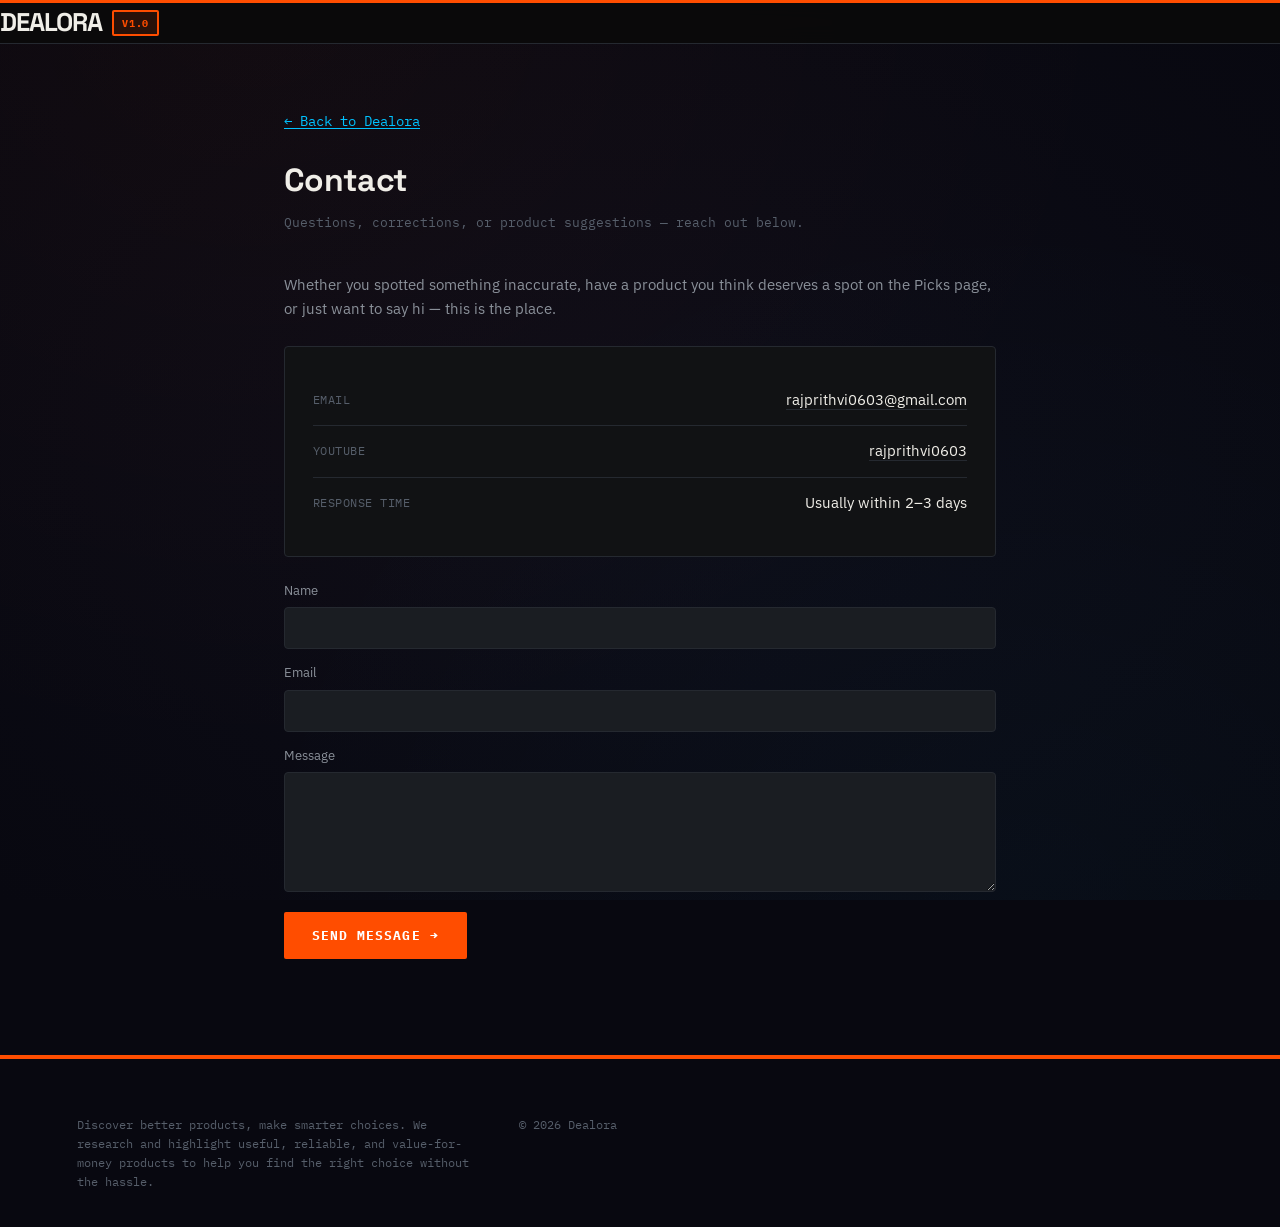
<file: contact.html>
<!DOCTYPE html>
<html lang="en">
<head>
<meta charset="UTF-8">
<meta name="viewport" content="width=device-width, initial-scale=1.0">
<title>Contact — Dealora</title>
<link rel="preconnect" href="https://fonts.googleapis.com">
<link rel="preconnect" href="https://fonts.gstatic.com" crossorigin>
<link href="https://fonts.googleapis.com/css2?family=Space+Grotesk:wght@400;500;600;700&family=IBM+Plex+Sans:wght@400;500;600&family=IBM+Plex+Mono:wght@400;500&display=swap" rel="stylesheet">
<link rel="stylesheet" href="style.css">
<noscript><style>body{opacity:1 !important;}</style></noscript>

<!-- Google tag (gtag.js) -->
<script async src="https://www.googletagmanager.com/gtag/js?id=G-2ELYX1XEXM"></script>
<script>
  window.dataLayer = window.dataLayer || [];
  function gtag(){dataLayer.push(arguments);}
  gtag('js', new Date());
  gtag('config', 'G-2ELYX1XEXM');
</script>

<!-- Google AdSense verification -->
<script async src="https://pagead2.googlesyndication.com/pagead/js/adsbygoogle.js?client=ca-pub-7512556830262686"
        crossorigin="anonymous"></script>

<style>
  .legal-wrap{ max-width:760px; margin:0 auto; padding:64px 24px 96px; }
  .legal-wrap h1{ font-family:var(--display); font-weight:700; font-size:32px; color:var(--text); letter-spacing:-0.02em; margin-bottom:8px; }
  .legal-updated{ font-family:var(--mono); font-size:12.5px; color:var(--text-faint); margin-bottom:40px; display:block; }
  .legal-wrap p{ font-family:var(--body); font-size:14.5px; color:var(--text-muted); line-height:1.7; margin-bottom:12px; }
  .legal-wrap a{ color:var(--blueprint); text-decoration:underline; text-underline-offset:2px; transition:color .2s ease; }
  .legal-wrap a:hover{ color:var(--blueprint-light); }
  .legal-note{
    background:var(--bg-card); border:1px solid var(--line); border-radius:4px;
    padding:14px 16px; font-family:var(--body); font-size:13px; color:var(--text-faint); margin-top:48px;
  }
  .back-link{ display:inline-block; margin-bottom:24px; font-family:var(--mono); font-size:13.5px; color:var(--text-muted); text-decoration:none; transition:color .2s ease; }
  .back-link:hover{ color:var(--text); }

  .contact-card{
    border:1px solid var(--line); border-radius:4px;
    background:var(--bg-card); padding:28px; margin-top:24px;
  }
  .contact-row{
    display:flex; align-items:center; justify-content:space-between; gap:16px;
    padding:14px 0; border-bottom:1px solid var(--line);
  }
  .contact-row:last-child{ border-bottom:none; }
  .contact-label{ font-family:var(--mono); font-size:12px; color:var(--text-faint); text-transform:uppercase; letter-spacing:.04em; }
  .contact-value{ font-family:var(--body); font-size:14.5px; color:var(--text); }
  .contact-value a{ color:var(--text); text-decoration:none; border-bottom:1px solid var(--line); transition:color .2s ease, border-color .2s ease; }
  .contact-value a:hover{ border-color:var(--amber); color:var(--amber); }

  .contact-form{ display:flex; flex-direction:column; gap:14px; margin-top:24px; }
  .contact-form label{ font-family:var(--body); font-size:13px; color:var(--text-muted); margin-bottom:6px; display:block; }
  .contact-form input, .contact-form textarea{
    width:100%; background:var(--bg-card-2); border:1px solid var(--line); color:var(--text);
    padding:11px 14px; border-radius:4px; font-family:var(--body); font-size:14px; transition:border-color .2s ease;
  }
  .contact-form input:focus, .contact-form textarea:focus{ outline:none; border-color:var(--blueprint); }
  .contact-form textarea{ min-height:120px; resize:vertical; }
</style>
</head>
<body>
<div class="grid-bg"></div>

<header>
  <a href="index.html" class="logo">DEALORA <span class="tag">v1.0</span></a>
</header>

<main class="legal-wrap">
  <a href="index.html" class="back-link">← Back to Dealora</a>

  <h1>Contact</h1>
  <span class="legal-updated">Questions, corrections, or product suggestions — reach out below.</span>

  <p>Whether you spotted something inaccurate, have a product you think deserves a spot on the Picks page, or just want to say hi — this is the place.</p>

  <div class="contact-card">
    <div class="contact-row">
      <span class="contact-label">Email</span>
      <span class="contact-value"><a href="mailto:rajprithvi0603@gmail.com">rajprithvi0603@gmail.com</a></span>
    </div>
    <div class="contact-row">
      <span class="contact-label">YouTube</span>
      <span class="contact-value"><a href="https://www.youtube.com/@Prisin-p8g" target="_blank" rel="noopener">rajprithvi0603</a></span>
    </div>
    <div class="contact-row">
      <span class="contact-label">Response time</span>
      <span class="contact-value">Usually within 2–3 days</span>
    </div>
  </div>

  <!--
    NOTE: this form does not send anywhere on its own — plain static
    HTML/JS has no server to receive submissions. The mailto button
    below is the immediate, zero-setup option (opens the visitor's own
    email app, pre-filled). If you'd rather have an actual in-page form
    that emails you directly, sign up for a free plan on a form backend
    like Formspree or Web3Forms, then swap the <form> tag's "action"
    below to the endpoint they give you — no other code changes needed.
  -->
  <form class="contact-form" onsubmit="event.preventDefault(); window.location.href='mailto:rajprithvi0603@gmail.com?subject=' + encodeURIComponent('Dealora contact: ' + this.name.value) + '&body=' + encodeURIComponent(this.message.value + '\n\nFrom: ' + this.name.value + ' (' + this.email.value + ')');">
    <div>
      <label for="cName">Name</label>
      <input type="text" id="cName" name="name" required>
    </div>
    <div>
      <label for="cEmail">Email</label>
      <input type="email" id="cEmail" name="email" required>
    </div>
    <div>
      <label for="cMessage">Message</label>
      <textarea id="cMessage" name="message" required></textarea>
    </div>
    <button type="submit" class="btn btn-primary" style="align-self:flex-start;">Send message →</button>
  </form>

  
</main>

<footer>
  <span class="disclosure">Discover better products, make smarter choices.
We research and highlight useful, reliable, and value-for-money products to help you find the right choice without the hassle.
</span>
 
  <span>© 2026 Dealora</span>
</footer>

<script>
  // index.html's effects.js is what adds this class there; this page
  // doesn't load that script, so it's done here instead — without it
  // the body stays at opacity:0 forever (see style.css) and the page
  // looks completely blank even though everything renders correctly.
  document.body.classList.add('page-loaded');
</script>
</body>
</html>
</file>
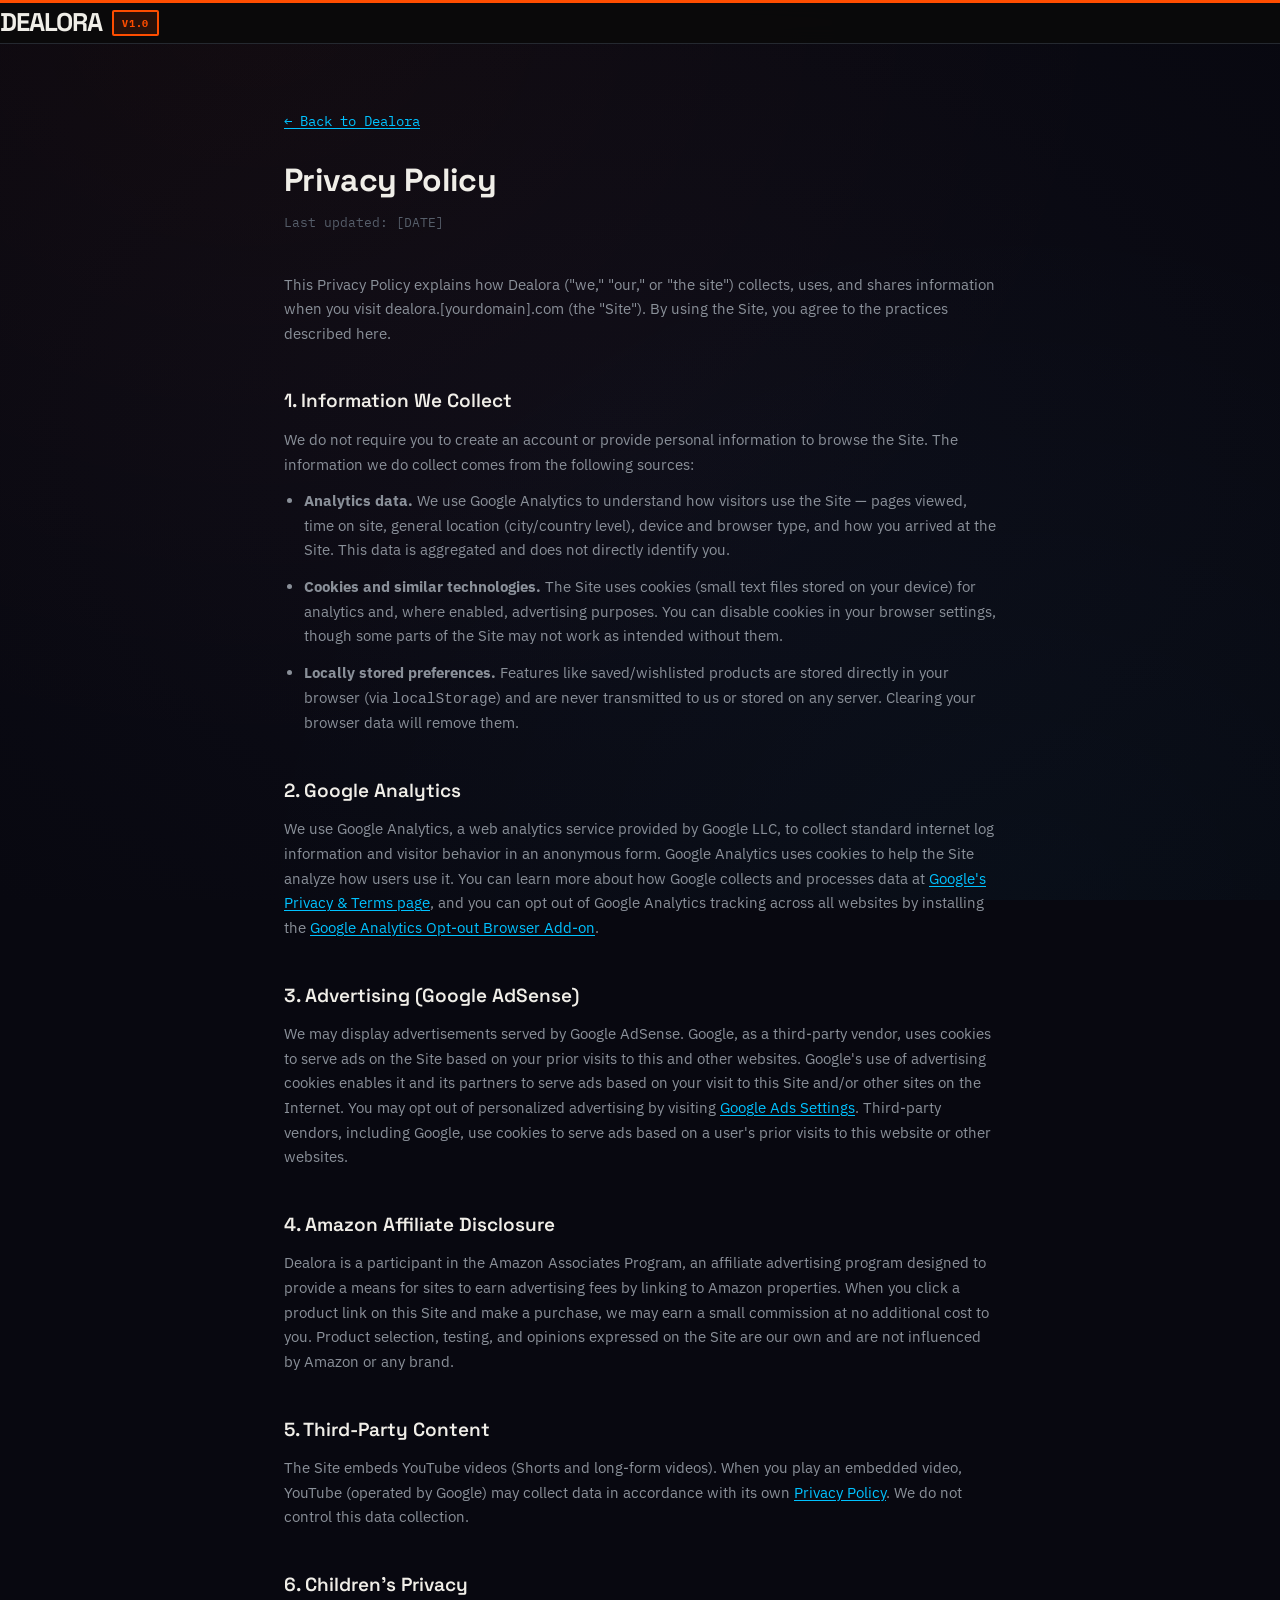
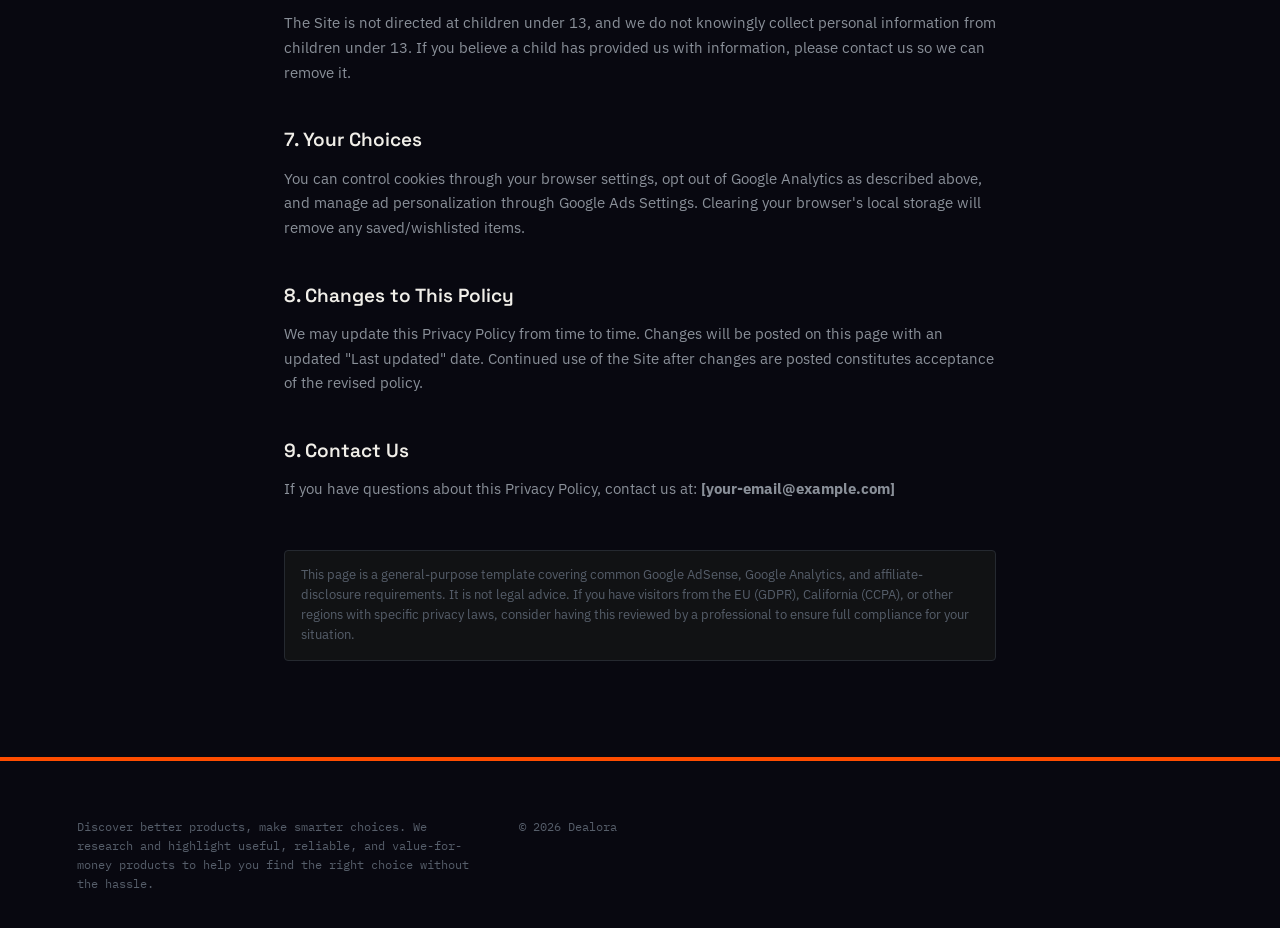
<file: privacy-policy.html>
<!DOCTYPE html>
<html lang="en">
<head>
<meta charset="UTF-8">
<meta name="viewport" content="width=device-width, initial-scale=1.0">
<title>Privacy Policy — Dealora</title>
<link rel="preconnect" href="https://fonts.googleapis.com">
<link rel="preconnect" href="https://fonts.gstatic.com" crossorigin>
<link href="https://fonts.googleapis.com/css2?family=Space+Grotesk:wght@400;500;600;700&family=IBM+Plex+Sans:wght@400;500;600&family=IBM+Plex+Mono:wght@400;500&display=swap" rel="stylesheet">
<link rel="stylesheet" href="style.css">
<noscript><style>body{opacity:1 !important;}</style></noscript>

<!-- Google tag (gtag.js) -->
<script async src="https://www.googletagmanager.com/gtag/js?id=G-2ELYX1XEXM"></script>
<script>
  window.dataLayer = window.dataLayer || [];
  function gtag(){dataLayer.push(arguments);}
  gtag('js', new Date());
  gtag('config', 'G-2ELYX1XEXM');
</script>

<style>
  /* page-specific: this content is prose, so it gets its own readable
     measure and spacing rather than reusing the card/grid layouts */
  .legal-wrap{ max-width:760px; margin:0 auto; padding:64px 24px 96px; }
  .legal-wrap h1{ font-family:var(--display); font-weight:700; font-size:32px; color:var(--text); letter-spacing:-0.02em; margin-bottom:8px; }
  .legal-updated{ font-family:var(--mono); font-size:12.5px; color:var(--text-faint); margin-bottom:40px; display:block; }
  .legal-wrap h2{ font-family:var(--display); font-weight:600; font-size:19px; margin:40px 0 12px; color:var(--text); }
  .legal-wrap p, .legal-wrap li{ font-family:var(--body); font-size:14.5px; color:var(--text-muted); line-height:1.7; margin-bottom:12px; }
  .legal-wrap ul{ padding-left:20px; margin-bottom:16px; }
  .legal-wrap a{ color:var(--blueprint); text-decoration:underline; text-underline-offset:2px; transition:color .2s ease; }
  .legal-wrap a:hover{ color:var(--blueprint-light); }
  .legal-note{
    background:var(--bg-card); border:1px solid var(--line); border-radius:4px;
    padding:14px 16px; font-family:var(--body); font-size:13px; color:var(--text-faint); margin-top:48px;
  }
  .back-link{ display:inline-block; margin-bottom:24px; font-family:var(--mono); font-size:13.5px; color:var(--text-muted); text-decoration:none; transition:color .2s ease; }
  .back-link:hover{ color:var(--text); }
</style>
</head>
<body>
<div class="grid-bg"></div>

<header>
  <a href="index.html" class="logo">DEALORA <span class="tag">v1.0</span></a>
</header>

<main class="legal-wrap">
  <a href="index.html" class="back-link">← Back to Dealora</a>

  <h1>Privacy Policy</h1>
  <span class="legal-updated">Last updated: <!-- REPLACE with the date you publish this --> [DATE]</span>

  <p>This Privacy Policy explains how Dealora ("we," "our," or "the site") collects, uses, and shares information when you visit dealora<!-- REPLACE with your actual domain -->.[yourdomain].com (the "Site"). By using the Site, you agree to the practices described here.</p>

  <h2>1. Information We Collect</h2>
  <p>We do not require you to create an account or provide personal information to browse the Site. The information we do collect comes from the following sources:</p>
  <ul>
    <li><strong>Analytics data.</strong> We use Google Analytics to understand how visitors use the Site — pages viewed, time on site, general location (city/country level), device and browser type, and how you arrived at the Site. This data is aggregated and does not directly identify you.</li>
    <li><strong>Cookies and similar technologies.</strong> The Site uses cookies (small text files stored on your device) for analytics and, where enabled, advertising purposes. You can disable cookies in your browser settings, though some parts of the Site may not work as intended without them.</li>
    <li><strong>Locally stored preferences.</strong> Features like saved/wishlisted products are stored directly in your browser (via <code>localStorage</code>) and are never transmitted to us or stored on any server. Clearing your browser data will remove them.</li>
  </ul>

  <h2>2. Google Analytics</h2>
  <p>We use Google Analytics, a web analytics service provided by Google LLC, to collect standard internet log information and visitor behavior in an anonymous form. Google Analytics uses cookies to help the Site analyze how users use it. You can learn more about how Google collects and processes data at <a href="https://policies.google.com/technologies/partner-sites" target="_blank" rel="noopener">Google's Privacy & Terms page</a>, and you can opt out of Google Analytics tracking across all websites by installing the <a href="https://tools.google.com/dlpage/gaoptout" target="_blank" rel="noopener">Google Analytics Opt-out Browser Add-on</a>.</p>

  <h2>3. Advertising (Google AdSense)</h2>
  <p>We may display advertisements served by Google AdSense. Google, as a third-party vendor, uses cookies to serve ads on the Site based on your prior visits to this and other websites. Google's use of advertising cookies enables it and its partners to serve ads based on your visit to this Site and/or other sites on the Internet. You may opt out of personalized advertising by visiting <a href="https://adssettings.google.com" target="_blank" rel="noopener">Google Ads Settings</a>. Third-party vendors, including Google, use cookies to serve ads based on a user's prior visits to this website or other websites.</p>

  <h2>4. Amazon Affiliate Disclosure</h2>
  <p>Dealora is a participant in the Amazon Associates Program, an affiliate advertising program designed to provide a means for sites to earn advertising fees by linking to Amazon properties. When you click a product link on this Site and make a purchase, we may earn a small commission at no additional cost to you. Product selection, testing, and opinions expressed on the Site are our own and are not influenced by Amazon or any brand.</p>

  <h2>5. Third-Party Content</h2>
  <p>The Site embeds YouTube videos (Shorts and long-form videos). When you play an embedded video, YouTube (operated by Google) may collect data in accordance with its own <a href="https://policies.google.com/privacy" target="_blank" rel="noopener">Privacy Policy</a>. We do not control this data collection.</p>

  <h2>6. Children's Privacy</h2>
  <p>The Site is not directed at children under 13, and we do not knowingly collect personal information from children under 13. If you believe a child has provided us with information, please contact us so we can remove it.</p>

  <h2>7. Your Choices</h2>
  <p>You can control cookies through your browser settings, opt out of Google Analytics as described above, and manage ad personalization through Google Ads Settings. Clearing your browser's local storage will remove any saved/wishlisted items.</p>

  <h2>8. Changes to This Policy</h2>
  <p>We may update this Privacy Policy from time to time. Changes will be posted on this page with an updated "Last updated" date. Continued use of the Site after changes are posted constitutes acceptance of the revised policy.</p>

  <h2>9. Contact Us</h2>
  <p>If you have questions about this Privacy Policy, contact us at: <!-- REPLACE with your real contact email --><strong>[your-email@example.com]</strong></p>

  <div class="legal-note">
    This page is a general-purpose template covering common Google AdSense, Google Analytics, and affiliate-disclosure requirements. It is not legal advice. If you have visitors from the EU (GDPR), California (CCPA), or other regions with specific privacy laws, consider having this reviewed by a professional to ensure full compliance for your situation.
  </div>
</main>

<footer>
  <span class="disclosure">Discover better products, make smarter choices.
We research and highlight useful, reliable, and value-for-money products to help you find the right choice without the hassle.
</span>
  <span>© 2026 Dealora</span>
</footer>

<script>
  // index.html's effects.js is what adds this class there; this page
  // doesn't load that script, so it's done here instead — without it
  // the body stays at opacity:0 forever (see style.css) and the page
  // looks completely blank even though everything renders correctly.
  document.body.classList.add('page-loaded');
</script>
</body>
</html>
</file>
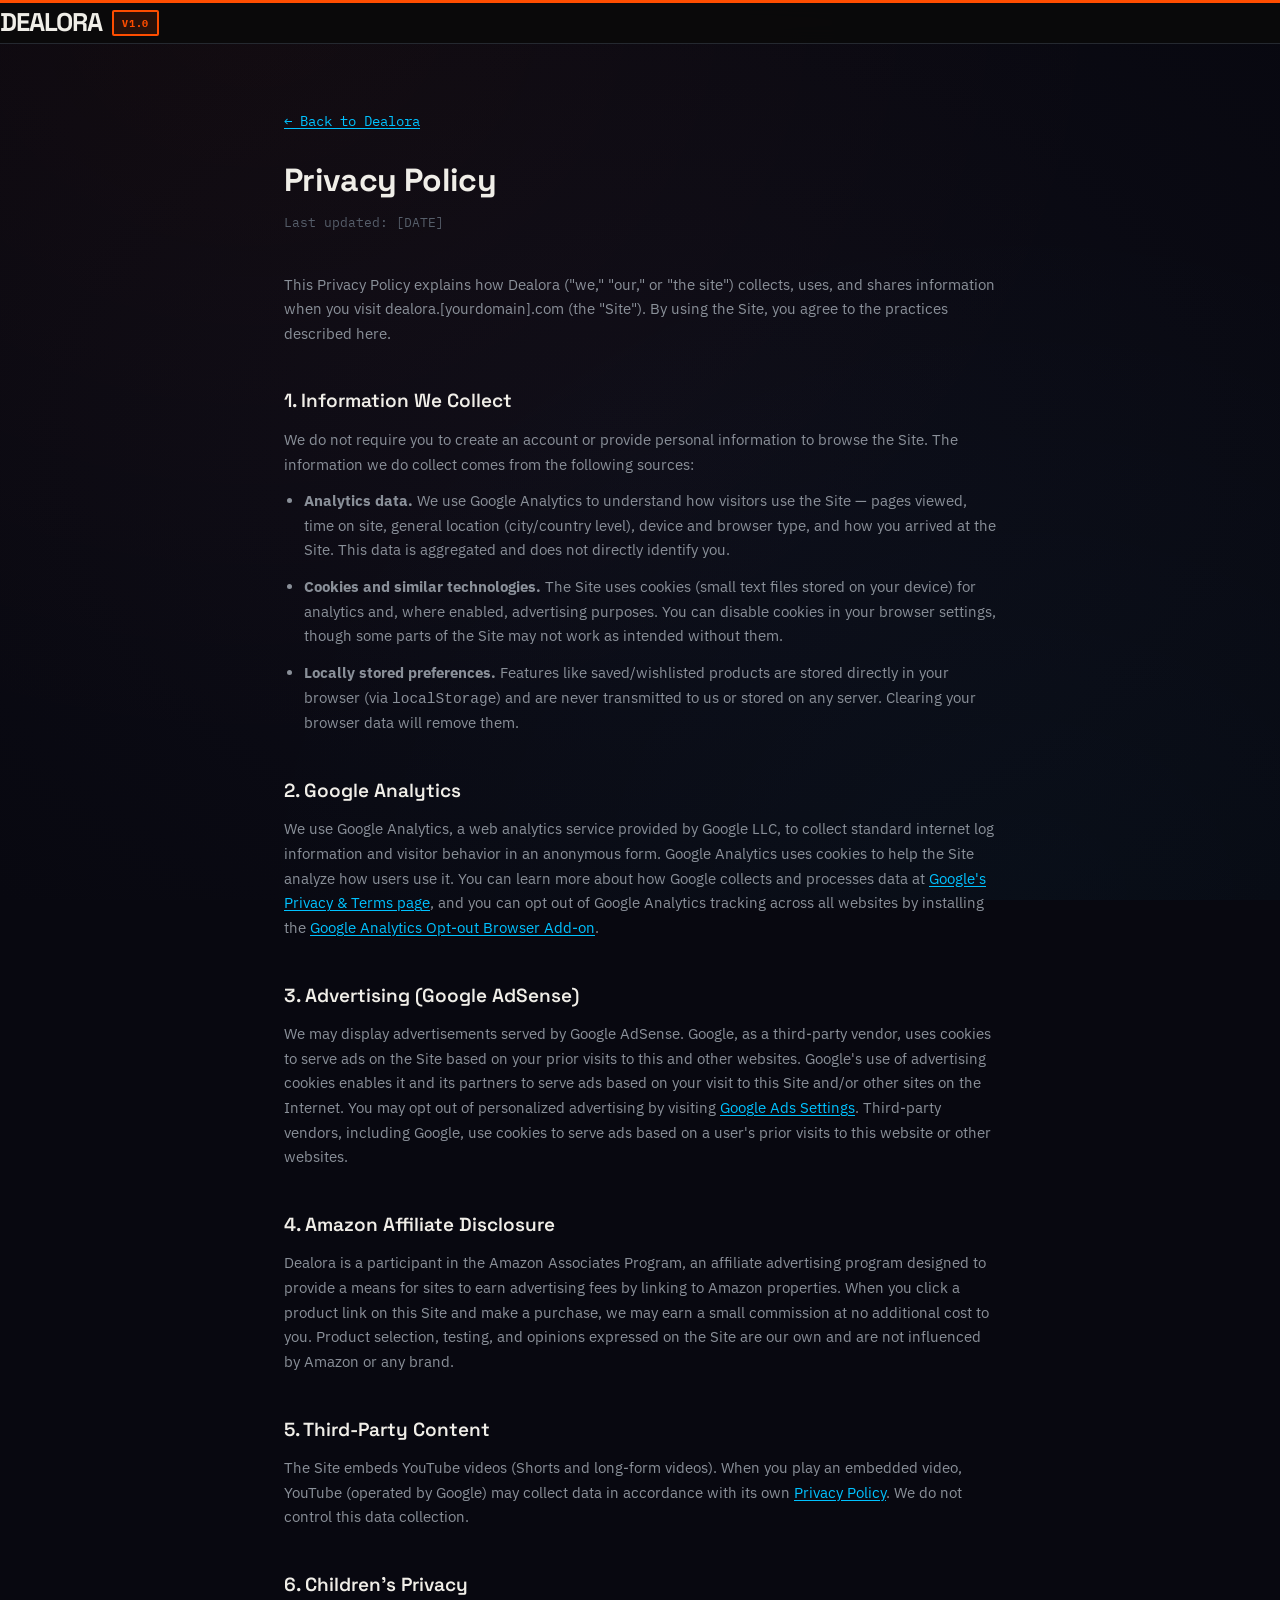
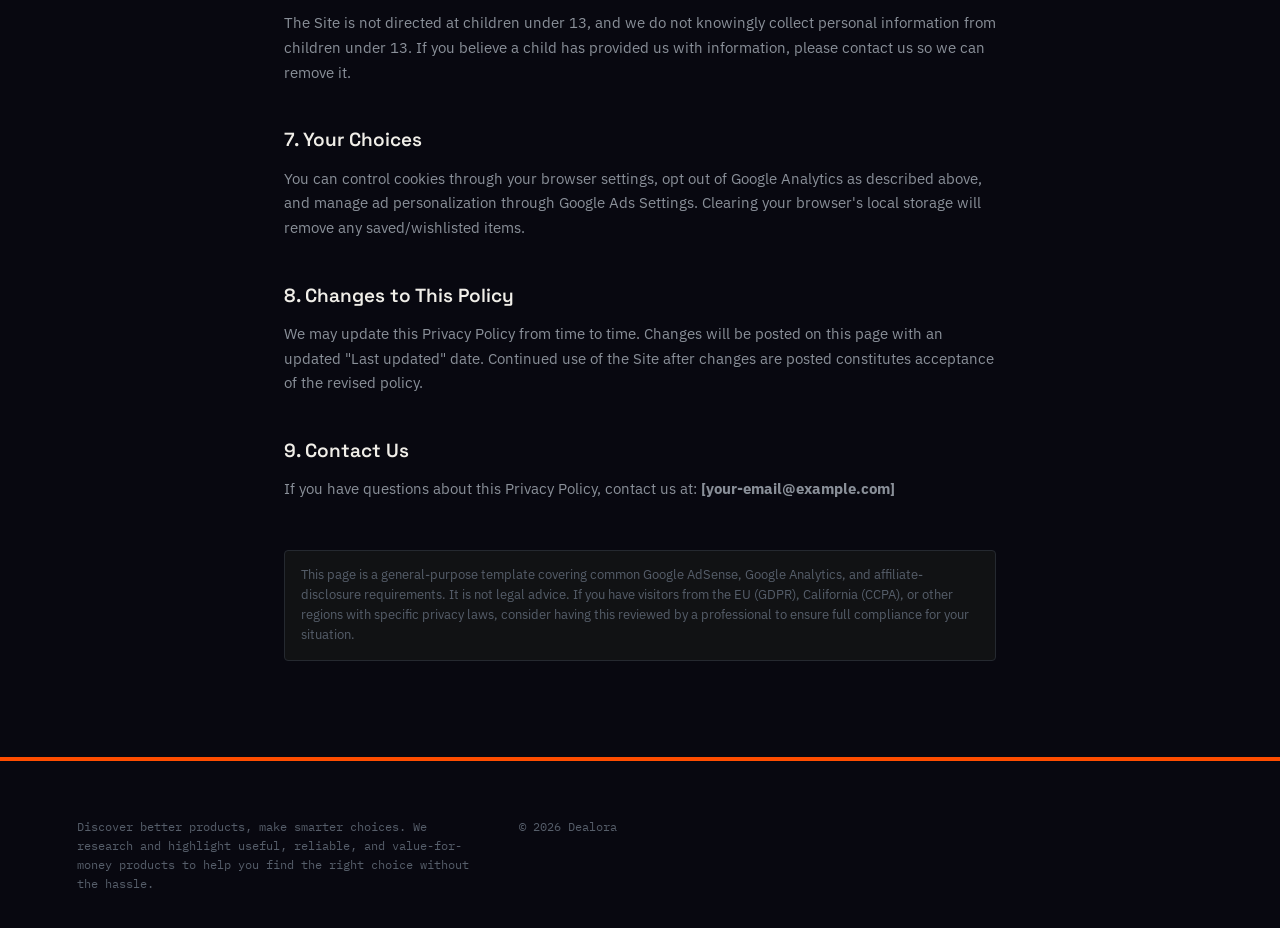
<file: privacy-policy1.html>
<!DOCTYPE html>
<html lang="en">
<head>
<meta charset="UTF-8">
<meta name="viewport" content="width=device-width, initial-scale=1.0">
<title>Privacy Policy — Dealora</title>
<link rel="preconnect" href="https://fonts.googleapis.com">
<link rel="preconnect" href="https://fonts.gstatic.com" crossorigin>
<link href="https://fonts.googleapis.com/css2?family=Space+Grotesk:wght@400;500;600;700&family=IBM+Plex+Sans:wght@400;500;600&family=IBM+Plex+Mono:wght@400;500&display=swap" rel="stylesheet">
<link rel="stylesheet" href="style.css">
<noscript><style>body{opacity:1 !important;}</style></noscript>

<!-- Google tag (gtag.js) -->
<script async src="https://www.googletagmanager.com/gtag/js?id=G-2ELYX1XEXM"></script>
<script>
  window.dataLayer = window.dataLayer || [];
  function gtag(){dataLayer.push(arguments);}
  gtag('js', new Date());
  gtag('config', 'G-2ELYX1XEXM');
</script>

<!-- Google AdSense verification -->
<script async src="https://pagead2.googlesyndication.com/pagead/js/adsbygoogle.js?client=ca-pub-7512556830262686"
        crossorigin="anonymous"></script>

<style>
  /* page-specific: this content is prose, so it gets its own readable
     measure and spacing rather than reusing the card/grid layouts */
  .legal-wrap{ max-width:760px; margin:0 auto; padding:64px 24px 96px; }
  .legal-wrap h1{ font-family:var(--display); font-weight:700; font-size:32px; color:var(--text); letter-spacing:-0.02em; margin-bottom:8px; }
  .legal-updated{ font-family:var(--mono); font-size:12.5px; color:var(--text-faint); margin-bottom:40px; display:block; }
  .legal-wrap h2{ font-family:var(--display); font-weight:600; font-size:19px; margin:40px 0 12px; color:var(--text); }
  .legal-wrap p, .legal-wrap li{ font-family:var(--body); font-size:14.5px; color:var(--text-muted); line-height:1.7; margin-bottom:12px; }
  .legal-wrap ul{ padding-left:20px; margin-bottom:16px; }
  .legal-wrap a{ color:var(--blueprint); text-decoration:underline; text-underline-offset:2px; transition:color .2s ease; }
  .legal-wrap a:hover{ color:var(--blueprint-light); }
  .legal-note{
    background:var(--bg-card); border:1px solid var(--line); border-radius:4px;
    padding:14px 16px; font-family:var(--body); font-size:13px; color:var(--text-faint); margin-top:48px;
  }
  .back-link{ display:inline-block; margin-bottom:24px; font-family:var(--mono); font-size:13.5px; color:var(--text-muted); text-decoration:none; transition:color .2s ease; }
  .back-link:hover{ color:var(--text); }
</style>
</head>
<body>
<div class="grid-bg"></div>

<header>
  <a href="index.html" class="logo">DEALORA <span class="tag">v1.0</span></a>
</header>

<main class="legal-wrap">
  <a href="index.html" class="back-link">← Back to Dealora</a>

  <h1>Privacy Policy</h1>
  <span class="legal-updated">Last updated: <!-- REPLACE with the date you publish this --> [DATE]</span>

  <p>This Privacy Policy explains how Dealora ("we," "our," or "the site") collects, uses, and shares information when you visit dealora<!-- REPLACE with your actual domain -->.[yourdomain].com (the "Site"). By using the Site, you agree to the practices described here.</p>

  <h2>1. Information We Collect</h2>
  <p>We do not require you to create an account or provide personal information to browse the Site. The information we do collect comes from the following sources:</p>
  <ul>
    <li><strong>Analytics data.</strong> We use Google Analytics to understand how visitors use the Site — pages viewed, time on site, general location (city/country level), device and browser type, and how you arrived at the Site. This data is aggregated and does not directly identify you.</li>
    <li><strong>Cookies and similar technologies.</strong> The Site uses cookies (small text files stored on your device) for analytics and, where enabled, advertising purposes. You can disable cookies in your browser settings, though some parts of the Site may not work as intended without them.</li>
    <li><strong>Locally stored preferences.</strong> Features like saved/wishlisted products are stored directly in your browser (via <code>localStorage</code>) and are never transmitted to us or stored on any server. Clearing your browser data will remove them.</li>
  </ul>

  <h2>2. Google Analytics</h2>
  <p>We use Google Analytics, a web analytics service provided by Google LLC, to collect standard internet log information and visitor behavior in an anonymous form. Google Analytics uses cookies to help the Site analyze how users use it. You can learn more about how Google collects and processes data at <a href="https://policies.google.com/technologies/partner-sites" target="_blank" rel="noopener">Google's Privacy & Terms page</a>, and you can opt out of Google Analytics tracking across all websites by installing the <a href="https://tools.google.com/dlpage/gaoptout" target="_blank" rel="noopener">Google Analytics Opt-out Browser Add-on</a>.</p>

  <h2>3. Advertising (Google AdSense)</h2>
  <p>We may display advertisements served by Google AdSense. Google, as a third-party vendor, uses cookies to serve ads on the Site based on your prior visits to this and other websites. Google's use of advertising cookies enables it and its partners to serve ads based on your visit to this Site and/or other sites on the Internet. You may opt out of personalized advertising by visiting <a href="https://adssettings.google.com" target="_blank" rel="noopener">Google Ads Settings</a>. Third-party vendors, including Google, use cookies to serve ads based on a user's prior visits to this website or other websites.</p>

  <h2>4. Amazon Affiliate Disclosure</h2>
  <p>Dealora is a participant in the Amazon Associates Program, an affiliate advertising program designed to provide a means for sites to earn advertising fees by linking to Amazon properties. When you click a product link on this Site and make a purchase, we may earn a small commission at no additional cost to you. Product selection, testing, and opinions expressed on the Site are our own and are not influenced by Amazon or any brand.</p>

  <h2>5. Third-Party Content</h2>
  <p>The Site embeds YouTube videos (Shorts and long-form videos). When you play an embedded video, YouTube (operated by Google) may collect data in accordance with its own <a href="https://policies.google.com/privacy" target="_blank" rel="noopener">Privacy Policy</a>. We do not control this data collection.</p>

  <h2>6. Children's Privacy</h2>
  <p>The Site is not directed at children under 13, and we do not knowingly collect personal information from children under 13. If you believe a child has provided us with information, please contact us so we can remove it.</p>

  <h2>7. Your Choices</h2>
  <p>You can control cookies through your browser settings, opt out of Google Analytics as described above, and manage ad personalization through Google Ads Settings. Clearing your browser's local storage will remove any saved/wishlisted items.</p>

  <h2>8. Changes to This Policy</h2>
  <p>We may update this Privacy Policy from time to time. Changes will be posted on this page with an updated "Last updated" date. Continued use of the Site after changes are posted constitutes acceptance of the revised policy.</p>

  <h2>9. Contact Us</h2>
  <p>If you have questions about this Privacy Policy, contact us at: <!-- REPLACE with your real contact email --><strong>[your-email@example.com]</strong></p>

  <div class="legal-note">
    This page is a general-purpose template covering common Google AdSense, Google Analytics, and affiliate-disclosure requirements. It is not legal advice. If you have visitors from the EU (GDPR), California (CCPA), or other regions with specific privacy laws, consider having this reviewed by a professional to ensure full compliance for your situation.
  </div>
</main>

<footer>
  <span class="disclosure">Discover better products, make smarter choices.
We research and highlight useful, reliable, and value-for-money products to help you find the right choice without the hassle.
</span>
  <span>© 2026 Dealora</span>
</footer>

<script>
  // index.html's effects.js is what adds this class there; this page
  // doesn't load that script, so it's done here instead — without it
  // the body stays at opacity:0 forever (see style.css) and the page
  // looks completely blank even though everything renders correctly.
  document.body.classList.add('page-loaded');
</script>
</body>
</html>
</file>
<file: style.css>
/* =========================================================
   DEALORA — BRUTALIST REDESIGN
   Design System: Brutalism + Parallax + Asymmetric
   Fonts: Space Grotesk (display) · IBM Plex Sans (body) · IBM Plex Mono (mono)
   ========================================================= */

@import url('https://fonts.googleapis.com/css2?family=Space+Grotesk:wght@400;500;600;700;800&family=IBM+Plex+Sans:wght@400;500;600&family=IBM+Plex+Mono:wght@400;500;600;700&display=swap');

/* ─── TOKENS ─────────────────────────────────────────────── */
:root {
  --bg:          #0A0A0A;
  --bg-card:     #111214;
  --bg-card-2:   #1A1D22;
  --surface:     #1E2127;
  --text:        #F0EEE8;
  --text-muted:  #8A9099;
  --text-faint:  #565E6A;
  --line:        #252930;
  --accent:      #FF4D00;
  --accent-2:    #FFD100;
  --accent-3:    #00C2FF;
  --accent-dim:  rgba(255,77,0,0.12);
  --display:     'Space Grotesk', sans-serif;
  --body:        'IBM Plex Sans', sans-serif;
  --mono:        'IBM Plex Mono', monospace;

  /* legacy compat aliases */
  --blueprint:        var(--accent-3);
  --blueprint-light:  var(--accent-3);
  --amber:            var(--accent-2);
}

/* ─── RESET & BASE ───────────────────────────────────────── */
*, *::before, *::after { box-sizing: border-box; margin: 0; padding: 0; }

html {
  scroll-behavior: smooth;
  scrollbar-width: thin;
  scrollbar-color: var(--accent) var(--bg);
}

::-webkit-scrollbar { width: 5px; }
::-webkit-scrollbar-track { background: var(--bg); }
::-webkit-scrollbar-thumb { background: var(--accent); border-radius: 0; }
::-webkit-scrollbar-thumb:hover { background: var(--accent-2); }

body {
  background: #080810;
  color: var(--text);
  font-family: var(--body);
  line-height: 1.55;
  opacity: 0;
  transition: opacity 0.7s ease;
  /* smooth dark radial gradient — subtle depth */
  background-image:
    radial-gradient(ellipse at 20% 0%, rgba(255,77,0,0.04) 0%, transparent 60%),
    radial-gradient(ellipse at 80% 100%, rgba(0,194,255,0.03) 0%, transparent 55%),
    radial-gradient(ellipse at 50% 50%, #0d0d18 0%, #080810 100%);
  background-attachment: fixed;
}
body.page-loaded { opacity: 1; }

a { color: inherit; text-decoration: none; }

.grid-bg { display: none; }

/* ─── PARALLAX SYSTEM ────────────────────────────────────── */
.parallax-bg {
  position: absolute;
  inset: 0;
  z-index: 0;
  will-change: transform;
  transform: translateZ(0);
  pointer-events: none;
}
.parallax-layer {
  will-change: transform;
  transform: translateZ(0);
  transition: transform 0.05s linear;
}

/* ─── HEADER / NAV ───────────────────────────────────────── */
header {
  position: sticky;
  top: 0;
  z-index: 50;
  background: rgba(10,10,10,0.92);
  backdrop-filter: blur(10px);
  border-top: 3px solid var(--accent);
  border-bottom: 1px solid var(--line);
}

.header-inner {
  display: flex;
  justify-content: space-between;
  align-items: center;
  padding: 16px 6%;
}

.logo {
  font-family: var(--display);
  font-weight: 800;
  font-size: 1.6rem;
  letter-spacing: -0.04em;
  color: var(--text);
  display: flex;
  align-items: center;
  gap: 10px;
  text-decoration: none;
}
.logo .tag {
  font-family: var(--mono);
  font-size: 0.65rem;
  font-weight: 700;
  color: var(--accent);
  border: 2px solid var(--accent);
  padding: 3px 8px;
  border-radius: 2px;
  letter-spacing: 0.08em;
  text-transform: uppercase;
  background: var(--accent-dim);
}

nav {
  display: flex;
  align-items: center;
  gap: 0;
}
nav a {
  position: relative;
  font-family: var(--mono);
  font-size: 0.75rem;
  font-weight: 600;
  text-decoration: none;
  margin-left: 32px;
  color: var(--text-muted);
  letter-spacing: 0.1em;
  text-transform: uppercase;
  padding-bottom: 4px;
  transition: color .2s;
}
nav a::after {
  content: '';
  position: absolute;
  left: 0;
  bottom: -1px;
  height: 3px;
  width: 0;
  background: var(--accent);
  transition: width .25s ease;
}
nav a:hover { color: var(--text); }
nav a:hover::after { width: 100%; }
nav a.active { color: var(--text); }
nav a.active::after { width: 100%; background: var(--accent-2); }

/* hamburger button (shown on mobile) */
.hamburger {
  display: none;
  flex-direction: column;
  gap: 5px;
  background: none;
  border: 1px solid var(--line);
  padding: 10px;
  cursor: pointer;
  z-index: 110;
  transition: border-color .2s;
}
.hamburger:hover { border-color: var(--accent); }
.hamburger span {
  display: block;
  width: 24px;
  height: 2px;
  background: var(--text);
  transition: transform .3s ease, opacity .3s ease;
}
.hamburger.open span:nth-child(1) { transform: translateY(7px) rotate(45deg); }
.hamburger.open span:nth-child(2) { opacity: 0; }
.hamburger.open span:nth-child(3) { transform: translateY(-7px) rotate(-45deg); }

/* full-screen mobile nav overlay */
.nav-overlay,
.mobile-nav-overlay {
  display: none;
  position: fixed;
  inset: 0;
  z-index: 100;
  background: var(--bg);
  flex-direction: column;
  align-items: center;
  justify-content: center;
  gap: 40px;
  border-top: 3px solid var(--accent);
}
.nav-overlay.open,
.mobile-nav-overlay.open { display: flex; }
.nav-overlay a,
.mobile-nav-overlay a {
  font-family: var(--display);
  font-size: 2.5rem;
  font-weight: 800;
  letter-spacing: -0.03em;
  text-transform: uppercase;
  color: var(--text-muted);
  transition: color .2s;
  text-decoration: none;
}
.nav-overlay a:hover,
.mobile-nav-overlay a:hover { color: var(--accent); }

/* ─── PROGRESS DOTS ──────────────────────────────────────── */
.progress-dots {
  position: fixed;
  right: 22px;
  top: 50%;
  transform: translateY(-50%);
  z-index: 55;
  display: flex;
  flex-direction: column;
  gap: 14px;
}
.progress-dot {
  width: 8px;
  height: 8px;
  border-radius: 50%;
  background: var(--line);
  border: none;
  cursor: pointer;
  padding: 0;
  transition: background .25s ease, transform .25s ease;
}
.progress-dot:hover { transform: scale(1.3); background: var(--accent); }
.progress-dot.active { background: var(--accent); transform: scale(1.4); }
@media (max-width: 900px) { .progress-dots { display: none; } }

/* ─── SECTIONS ───────────────────────────────────────────── */
section { position: relative; z-index: 1; padding: 90px 6%; }

/* ─── REVEAL ANIMATION SYSTEM ────────────────────────────── */
/* Base: all revealed elements start hidden */
.reveal {
  opacity: 0;
  transition: opacity 1s cubic-bezier(0.22,1,0.36,1),
              transform 1s cubic-bezier(0.22,1,0.36,1),
              filter 0.8s ease;
}
.reveal-visible {
  opacity: 1;
  transform: none !important;
  filter: none !important;
}
.hero.reveal { opacity: 1; transform: none; transition: none; filter: none; }

/* --- A: Cinematic Slide-ins (left/right alternating with blur) --- */
.reveal-slide-left {
  opacity: 0;
  transform: translateX(-100px) scale(0.97);
  filter: blur(6px);
}
.reveal-slide-right {
  opacity: 0;
  transform: translateX(100px) scale(0.97);
  filter: blur(6px);
}
.reveal-slide-left.reveal-visible,
.reveal-slide-right.reveal-visible {
  opacity: 1;
  transform: translateX(0) scale(1) !important;
  filter: blur(0px) !important;
}

/* --- C: Split Reveal / Clip-path wipe --- */
.reveal-clip-up {
  opacity: 0;
  clip-path: inset(100% 0 0 0);
  transition: opacity 0.9s ease, clip-path 1s cubic-bezier(0.22,1,0.36,1);
}
.reveal-clip-left {
  opacity: 0;
  clip-path: inset(0 100% 0 0);
  transition: opacity 0.9s ease, clip-path 1s cubic-bezier(0.22,1,0.36,1);
}
.reveal-clip-right {
  opacity: 0;
  clip-path: inset(0 0 0 100%);
  transition: opacity 0.9s ease, clip-path 1s cubic-bezier(0.22,1,0.36,1);
}
.reveal-clip-up.reveal-visible,
.reveal-clip-left.reveal-visible,
.reveal-clip-right.reveal-visible {
  opacity: 1;
  clip-path: inset(0 0 0 0) !important;
}

/* --- D: Stagger Cascade (children appear one-by-one) --- */
.stagger-cascade > * {
  opacity: 0;
  transform: translateY(40px) scale(0.96);
  transition: opacity 0.6s cubic-bezier(0.22,1,0.36,1),
              transform 0.7s cubic-bezier(0.22,1,0.36,1);
}
.stagger-cascade.cascading > * {
  opacity: 1;
  transform: translateY(0) scale(1);
}

/* --- Card-specific reveals --- */
.card {
  opacity: 0;
  transform: translateY(50px) scale(0.95);
  transition: opacity 0.5s cubic-bezier(0.22,1,0.36,1),
              transform 0.6s cubic-bezier(0.22,1,0.36,1),
              box-shadow 0.25s ease,
              border-color 0.2s ease;
}
.card.card-visible {
  opacity: 1;
  transform: translateY(0) scale(1);
}

/* --- E: Parallax Depth layers --- */
.parallax-slow {
  will-change: transform;
  transition: transform 0.08s linear;
}
.parallax-medium {
  will-change: transform;
  transition: transform 0.06s linear;
}
.parallax-fast {
  will-change: transform;
  transition: transform 0.04s linear;
}

/* Section divider lines that animate in */
.section-divider {
  width: 0;
  height: 1px;
  background: linear-gradient(90deg, transparent, var(--accent), transparent);
  margin: 0 auto 60px;
  transition: width 1.2s cubic-bezier(0.22,1,0.36,1) 0.3s;
}
.section-divider.reveal-visible {
  width: 70%;
}

/* ─── HERO SECTION ───────────────────────────────────────── */
.hero {
  min-height: 100vh;
  padding-top: 80px;
  padding-bottom: 80px;
  display: grid;
  grid-template-columns: 60fr 40fr;
  gap: 48px;
  align-items: center;
  border-left: 6px solid var(--accent);
  padding-left: calc(6% + 32px);
  position: relative;
  overflow: hidden;
}

/* parallax-bg is absolute — does NOT participate in grid flow */
.hero > .parallax-bg {
  grid-column: 1 / -1;
  grid-row: 1;
  position: absolute;
  inset: 0;
  z-index: 0;
  pointer-events: none;
}

/* content and visual sit in grid rows on top of parallax-bg */
.hero-content {
  position: relative;
  z-index: 1;
  display: flex;
  flex-direction: column;
  justify-content: center;
}

.hero-visual {
  position: relative;
  z-index: 1;
}

.hero .eyebrow {
  font-family: var(--mono);
  font-size: 0.75rem;
  font-weight: 600;
  color: var(--accent);
  letter-spacing: 0.14em;
  margin-bottom: 20px;
  display: block;
  text-transform: uppercase;
}

.hero h1 {
  color: var(--text);
  font-family: var(--display);
  font-size: clamp(4rem, 10vw, 9rem);
  line-height: 0.95;
  font-weight: 800;
  letter-spacing: -0.04em;
  margin-bottom: 28px;
}
.hero h1 em {
  font-style: normal;
  color: var(--accent);
  -webkit-text-stroke: 2px var(--accent);
  paint-order: stroke fill;
}

.hero p {
  font-size: 1.1rem;
  max-width: 46ch;
  color: var(--text-muted);
  margin-bottom: 36px;
  line-height: 1.65;
}

.hero-ctas { display: flex; gap: 16px; flex-wrap: wrap; }
.hero-tagline { transition: opacity 0.4s ease; }
.hero-tagline.fading { opacity: 0; }

.hero-stats {
  display: flex;
  gap: clamp(24px, 5vw, 56px);
  margin-top: 48px;
  padding-top: 28px;
  border-top: 1px solid var(--line);
}
.stat { display: flex; flex-direction: column; gap: 4px; }
.stat-num {
  font-family: var(--display);
  font-size: clamp(2.2rem, 4vw, 3.4rem);
  font-weight: 800;
  color: var(--accent);
  line-height: 1;
  letter-spacing: -0.03em;
}
.stat-label {
  font-family: var(--mono);
  font-size: 0.68rem;
  font-weight: 600;
  color: var(--text-faint);
  letter-spacing: 0.08em;
  text-transform: uppercase;
}

/* ─── BUTTONS ────────────────────────────────────────────── */
.btn {
  font-family: var(--mono);
  font-size: 0.82rem;
  font-weight: 700;
  padding: 15px 28px;
  border-radius: 2px;
  text-decoration: none;
  display: inline-block;
  letter-spacing: 0.08em;
  text-transform: uppercase;
  transition: transform .15s ease, box-shadow .15s ease;
  cursor: pointer;
  border: none;
}
.btn-primary {
  background: var(--accent);
  color: #fff;
}
.btn-primary:hover {
  transform: translate(-3px, -3px);
  box-shadow: 3px 3px 0 var(--accent-2);
}
.btn-outline {
  border: 2px solid var(--text);
  color: var(--text);
  background: transparent;
}
.btn-outline:hover {
  transform: translate(-3px, -3px);
  box-shadow: 3px 3px 0 var(--accent-3);
}

/* ─── SCHEMATIC / HERO VISUAL ────────────────────────────── */
.schematic,
.hero-visual {
  position: relative;
  aspect-ratio: 1/1;
  border: 2px solid var(--line);
  border-radius: 2px;
  overflow: hidden;
  background: var(--bg-card);
  display: flex;
  align-items: center;
  justify-content: center;
  /* keeps it in its grid column, never overlapping text */
  align-self: center;
  max-width: 480px;
  width: 100%;
  margin: 0 auto;
}
.hero-noise {
  position: absolute;
  inset: 0;
  background-image: url("data:image/svg+xml,%3Csvg viewBox='0 0 200 200' xmlns='http://www.w3.org/2000/svg'%3E%3Cfilter id='n'%3E%3CfeTurbulence type='fractalNoise' baseFrequency='0.9' numOctaves='4' stitchTiles='stitch'/%3E%3C/filter%3E%3Crect width='100%25' height='100%25' filter='url(%23n)' opacity='0.04'/%3E%3C/svg%3E");
  pointer-events: none;
  z-index: 1;
}
/* .hero-content and .hero-visual z-index defined above in grid block */
.hero-eyebrow {
  font-family: var(--mono);
  font-size: 0.75rem;
  font-weight: 600;
  color: var(--accent);
  letter-spacing: 0.14em;
  margin-bottom: 20px;
  display: block;
  text-transform: uppercase;
}
.hero-accent {
  color: var(--accent);
  -webkit-text-stroke: 2px var(--accent);
  paint-order: stroke fill;
}
/* ─── 3D EMOJI SYSTEM ────────────────────────────────────── */
.emoji-cycle {
  position: absolute;
  inset: 0;
  display: flex;
  align-items: center;
  justify-content: center;
  z-index: 2;
}

/* Wrapper that creates the premium floating 3D look */
.emoji-3d-wrap {
  position: relative;
  width: 190px;
  height: 190px;
  display: flex;
  align-items: center;
  justify-content: center;
  animation: emojiFloat 4s ease-in-out infinite;
}

/* Soft ambient glow behind the emoji */
.emoji-3d-wrap::before {
  content: '';
  position: absolute;
  inset: -20px;
  border-radius: 50%;
  background: radial-gradient(circle at 50% 60%,
    rgba(255, 220, 50, 0.22) 0%,
    rgba(255, 150, 0, 0.12) 45%,
    transparent 72%
  );
  filter: blur(16px);
  z-index: 0;
  animation: glowPulse 3.5s ease-in-out infinite;
}

/* Hard shadow on the floor beneath the emoji */
.emoji-3d-wrap::after {
  content: '';
  position: absolute;
  bottom: -18px;
  left: 50%;
  transform: translateX(-50%);
  width: 110px;
  height: 22px;
  background: radial-gradient(ellipse, rgba(0,0,0,0.55) 0%, transparent 70%);
  filter: blur(8px);
  border-radius: 50%;
  z-index: 0;
  animation: shadowPulse 4s ease-in-out infinite;
}

.cycle-emoji {
  position: relative;
  z-index: 1;
  width: 160px;
  height: 160px;
  object-fit: contain;
  /* Remove pixelated rendering — smooth interpolation for premium look */
  image-rendering: auto;
  image-rendering: crisp-edges;
  /* Layered filter: sharp definition + glossy highlight + soft outer glow */
  filter:
    drop-shadow(0 2px 1px rgba(255,255,255,0.35))
    drop-shadow(0 -1px 0px rgba(255,230,80,0.5))
    drop-shadow(0 8px 16px rgba(0,0,0,0.5))
    drop-shadow(0 0 32px rgba(255,200,30,0.18))
    saturate(1.15)
    contrast(1.05)
    brightness(1.08);
  animation: emojiIn 0.45s cubic-bezier(0.34,1.56,0.64,1);
  /* Smooth size interpolation */
  transform-origin: center center;
}

/* Glossy specular highlight overlay */
.emoji-shine {
  position: absolute;
  top: 12px;
  left: 28px;
  width: 44px;
  height: 28px;
  border-radius: 50%;
  background: radial-gradient(ellipse at 40% 35%,
    rgba(255,255,255,0.65) 0%,
    rgba(255,255,255,0.1) 60%,
    transparent 100%
  );
  transform: rotate(-25deg);
  z-index: 3;
  pointer-events: none;
  filter: blur(1.5px);
}

@keyframes emojiIn {
  0%   { opacity: 0; transform: scale(0.6) rotate(-12deg) translateY(20px); }
  100% { opacity: 1; transform: scale(1) rotate(0deg) translateY(0); }
}

@keyframes emojiFloat {
  0%, 100% { transform: translateY(0px); }
  50%       { transform: translateY(-10px); }
}

@keyframes glowPulse {
  0%, 100% { opacity: 0.75; transform: scale(1); }
  50%       { opacity: 1;    transform: scale(1.08); }
}

@keyframes shadowPulse {
  0%, 100% { opacity: 0.55; transform: translateX(-50%) scaleX(1); }
  50%       { opacity: 0.3;  transform: translateX(-50%) scaleX(0.85); }
}
.callout {
  position: absolute;
  font-family: var(--mono);
  font-size: 0.65rem;
  color: var(--accent-3);
  white-space: nowrap;
}
.callout::before {
  content: '';
  position: absolute;
  background: var(--accent-3);
  height: 1px;
}
.c1 { top: 8%; left: 2%; }
.c1::before { width: 60px; top: 8px; left: -64px; }
.c2 { top: 38%; right: 0%; }
.c2::before { width: 50px; top: 8px; right: -54px; }
.c3 { bottom: 10%; left: 6%; }
.c3::before { width: 40px; top: 8px; left: -44px; }

/* ─── SECTION HEADS ──────────────────────────────────────── */
.section-head {
  display: flex;
  align-items: baseline;
  gap: 24px;
  margin-bottom: 56px;
  border-bottom: 1px solid var(--line);
  padding-bottom: 20px;
  position: relative;
}
.section-head::before {
  content: '';
  position: absolute;
  left: 0;
  bottom: -1px;
  width: 80px;
  height: 3px;
  background: var(--accent);
}
.section-head .num {
  font-family: var(--mono);
  color: var(--accent);
  font-size: 3.2rem;
  font-weight: 800;
  line-height: 1;
  letter-spacing: -0.04em;
  opacity: 0.18;
  position: relative;
  user-select: none;
}
.section-head .num::before {
  content: "CH.";
  position: absolute;
  top: -14px;
  left: 0;
  font-size: 0.5rem;
  font-weight: 600;
  letter-spacing: 0.14em;
  color: var(--text-faint);
  opacity: 1;
}
.section-head h2 {
  color: var(--text);
  font-family: var(--display);
  font-size: clamp(2rem, 4vw, 3.2rem);
  font-weight: 800;
  letter-spacing: -0.03em;
  line-height: 1;
}
.section-head .desc {
  font-family: var(--mono);
  font-size: 0.72rem;
  color: var(--text-faint);
  margin-left: auto;
  letter-spacing: 0.04em;
  text-transform: uppercase;
}

/* ─── PRODUCT CONTROLS ───────────────────────────────────── */
.product-controls {
  display: flex;
  gap: 16px;
  flex-wrap: wrap;
  align-items: center;
  margin-bottom: 36px;
}
.product-search {
  font-family: var(--body);
  font-size: 0.9rem;
  padding: 12px 18px;
  background: var(--bg-card);
  border: 1px solid var(--line);
  border-radius: 2px;
  color: var(--text);
  min-width: 220px;
  flex: 0 1 300px;
  transition: border-color .2s;
}
.product-search::placeholder { color: var(--text-faint); }
.product-search:focus { outline: none; border-color: var(--accent); }

.price-slider-wrap {
  display: flex;
  align-items: center;
  gap: 12px;
  font-family: var(--mono);
  font-size: 0.78rem;
  color: var(--text-muted);
}
.price-slider-wrap label { white-space: nowrap; }
#priceValueLabel { color: var(--accent-2); font-weight: 700; }

.price-slider {
  -webkit-appearance: none;
  appearance: none;
  width: 160px;
  height: 3px;
  border-radius: 0;
  background: var(--line);
  outline: none;
  cursor: pointer;
}
.price-slider::-webkit-slider-thumb {
  -webkit-appearance: none;
  appearance: none;
  width: 16px;
  height: 16px;
  border-radius: 2px;
  background: var(--accent);
  border: 2px solid var(--bg-card);
  cursor: pointer;
  transition: transform .15s ease;
}
.price-slider::-webkit-slider-thumb:hover { transform: scale(1.2); }
.price-slider::-moz-range-thumb {
  width: 16px;
  height: 16px;
  border-radius: 2px;
  background: var(--accent);
  border: 2px solid var(--bg-card);
  cursor: pointer;
}

.filter-pills { display: flex; gap: 8px; flex-wrap: wrap; }
.filter-pill {
  font-family: var(--mono);
  font-size: 0.72rem;
  font-weight: 600;
  padding: 8px 16px;
  border-radius: 2px;
  border: 1px solid var(--line);
  background: transparent;
  color: var(--text-muted);
  cursor: pointer;
  letter-spacing: 0.06em;
  text-transform: uppercase;
  transition: all .2s ease;
}
.filter-pill:hover { border-color: var(--accent); color: var(--text); background: var(--accent-dim); }
.filter-pill.active {
  background: var(--accent);
  border-color: var(--accent);
  color: #fff;
}

/* ─── PRODUCT GRID ───────────────────────────────────────── */
.products {
  display: grid;
  grid-template-columns: repeat(auto-fill, minmax(295px, 1fr));
  gap: 24px;
  justify-content: start;
}

/* ─── PREMIUM PRODUCT CARD ───────────────────────────────── */
.card {
  background: linear-gradient(160deg, #161820 0%, #111318 60%, #0e0f12 100%);
  border: 1px solid rgba(255,255,255,0.07);
  border-top: 1px solid rgba(255,255,255,0.1);
  border-left: 3px solid var(--accent, #FF4D00);
  border-radius: 12px;
  overflow: hidden;
  display: flex;
  flex-direction: column;
  position: relative;
  transition: transform .25s cubic-bezier(0.34,1.2,0.64,1),
              box-shadow .25s ease,
              border-color .2s ease;
  transform-style: preserve-3d;
  will-change: transform;
  box-shadow:
    0 2px 8px rgba(0,0,0,0.4),
    0 1px 2px rgba(0,0,0,0.6),
    inset 0 1px 0 rgba(255,255,255,0.04);
}

.card:hover {
  transform: translateY(-6px) scale(1.01);
  box-shadow:
    0 20px 48px rgba(0,0,0,0.7),
    0 8px 16px rgba(0,0,0,0.5),
    0 0 0 1px rgba(var(--accent-rgb, 255,77,0), 0.5),
    inset 0 1px 0 rgba(255,255,255,0.07);
  border-left-color: var(--accent, #FF4D00);
  border-color: rgba(255,255,255,0.14);
}

.card.featured {
  border-left-width: 3px;
  box-shadow:
    0 4px 20px rgba(0,0,0,0.5),
    0 0 0 1px rgba(255,209,0,0.2),
    inset 0 1px 0 rgba(255,255,255,0.06);
}

/* ─── TOP BADGE (Top Rated) ──────────────────────────────── */
.featured-badge {
  position: absolute;
  top: 12px;
  right: 12px;
  z-index: 3;
  background: linear-gradient(135deg, #FFD100, #FFAA00);
  color: #0A0A0A;
  font-family: var(--mono);
  font-size: 0.58rem;
  font-weight: 700;
  letter-spacing: 0.12em;
  padding: 4px 10px;
  border-radius: 20px;
  text-transform: uppercase;
  box-shadow: 0 2px 10px rgba(255,209,0,0.35);
}

/* ─── CARD IMAGE AREA ────────────────────────────────────── */
.card-media {
  aspect-ratio: 4/3;
  width: 100%;
  background: radial-gradient(ellipse at 50% 40%,
    #1e2028 0%,
    #141619 60%,
    #0f1012 100%
  );
  display: flex;
  align-items: center;
  justify-content: center;
  font-family: var(--mono);
  font-size: 0.7rem;
  color: var(--text-faint);
  border-bottom: 1px solid rgba(255,255,255,0.05);
  overflow: hidden;
  position: relative;
}

/* Subtle inner vignette around product image */
.card-media::after {
  content: '';
  position: absolute;
  inset: 0;
  background: radial-gradient(ellipse at 50% 50%,
    transparent 55%,
    rgba(10,10,12,0.4) 100%
  );
  pointer-events: none;
  z-index: 1;
}

.card-media img {
  position: relative;
  z-index: 0;
  width: 100%;
  height: 100%;
  object-fit: contain;
  padding: 20px;
  transition: transform .4s cubic-bezier(0.34,1.2,0.64,1),
              filter .3s ease;
  filter: drop-shadow(0 4px 12px rgba(0,0,0,0.5));
}

.card:hover .card-media img {
  transform: scale(1.07) translateY(-3px);
  filter: drop-shadow(0 8px 20px rgba(0,0,0,0.6));
}

/* ─── CARD BODY ──────────────────────────────────────────── */
.card-body {
  padding: 18px 20px 20px;
  display: flex;
  flex-direction: column;
  gap: 10px;
  flex: 1;
}

/* ─── CATEGORY LABEL ─────────────────────────────────────── */
.card-tag {
  font-family: var(--mono);
  font-size: 0.6rem;
  font-weight: 700;
  letter-spacing: 0.14em;
  text-transform: uppercase;
  display: inline-flex;
  align-items: center;
  gap: 5px;
  width: fit-content;
}

.card-tag::before {
  content: '';
  display: inline-block;
  width: 5px;
  height: 5px;
  border-radius: 50%;
  background: currentColor;
  opacity: 0.75;
}

/* ─── PRODUCT TITLE ──────────────────────────────────────── */
.card h3 {
  color: var(--text);
  font-family: var(--display);
  font-size: 1.1rem;
  font-weight: 700;
  line-height: 1.3;
  letter-spacing: -0.01em;
}

/* ─── SPECS TABLE ────────────────────────────────────────── */
.specs {
  font-family: var(--mono);
  font-size: 0.72rem;
  color: var(--text-muted);
  background: rgba(255,255,255,0.025);
  border: 1px solid rgba(255,255,255,0.05);
  border-radius: 8px;
  padding: 10px 12px;
  display: flex;
  flex-direction: column;
  gap: 6px;
}

.specs div {
  display: flex;
  justify-content: space-between;
  align-items: flex-start;
  gap: 8px;
  padding-bottom: 5px;
  border-bottom: 1px solid rgba(255,255,255,0.045);
}

.specs div:last-child {
  border-bottom: none;
  padding-bottom: 0;
}

.specs span:first-child {
  color: var(--text-faint);
  flex-shrink: 0;
  max-width: 42%;
}

.specs span:last-child {
  color: var(--text);
  text-align: right;
  font-weight: 500;
}

/* ─── STAR RATING ────────────────────────────────────────── */
.rating {
  display: flex;
  align-items: center;
  gap: 8px;
  font-family: var(--mono);
  font-size: 0.72rem;
  color: var(--text-muted);
}

.stars { letter-spacing: 2px; }
.stars .star {
  color: rgba(255,255,255,0.12);
  transition: color .25s ease, transform .25s ease;
  display: inline-block;
}
.stars .star.filled { color: #FFD100; }

.rating:hover .stars .star {
  animation: starPop .4s ease forwards;
  animation-delay: calc(var(--i) * 70ms);
}

@keyframes starPop {
  0%   { transform: scale(1); }
  40%  { transform: scale(1.4); color: #FFD100; }
  100% { transform: scale(1); color: #FFD100; }
}

/* ─── SHIMMER LOADER ─────────────────────────────────────── */
.img-shimmer {
  position: absolute;
  inset: 0;
  background: linear-gradient(100deg,
    rgba(255,255,255,0.03) 30%,
    rgba(255,255,255,0.08) 50%,
    rgba(255,255,255,0.03) 70%
  );
  background-size: 200% 100%;
  animation: shimmer 1.4s ease-in-out infinite;
  z-index: 2;
}

@keyframes shimmer {
  0%   { background-position: 200% 0; }
  100% { background-position: -200% 0; }
}

/* ─── ABOUT TEXT ─────────────────────────────────────────── */
.about {
  font-size: 0.8rem;
  color: var(--text-faint);
  line-height: 1.6;
  display: -webkit-box;
  -webkit-line-clamp: 2;
  -webkit-box-orient: vertical;
  overflow: hidden;
}

/* ─── CARD FOOTER ────────────────────────────────────────── */
.card-footer {
  display: flex;
  align-items: center;
  justify-content: space-between;
  margin-top: auto;
  padding-top: 14px;
  gap: 12px;
  border-top: 1px solid rgba(255,255,255,0.05);
}

/* ─── PRICE ──────────────────────────────────────────────── */
.price {
  font-family: var(--mono);
  font-weight: 800;
  font-size: 1.5rem;
  color: var(--text);
  letter-spacing: -0.03em;
  line-height: 1;
}

.price small {
  font-size: 0.6rem;
  color: var(--text-faint);
  display: block;
  font-weight: 400;
  letter-spacing: 0.04em;
  margin-top: 3px;
  text-transform: uppercase;
}

/* ─── BUY BUTTON ─────────────────────────────────────────── */
.buy {
  font-family: var(--mono);
  font-size: 0.7rem;
  font-weight: 700;
  letter-spacing: 0.08em;
  text-transform: uppercase;
  background: linear-gradient(135deg, #FF5500 0%, #FF3300 100%);
  color: #fff;
  padding: 10px 18px;
  border-radius: 8px;
  text-decoration: none;
  transition: transform .18s ease, box-shadow .18s ease, background .2s ease;
  box-shadow: 0 2px 10px rgba(255,77,0,0.3), inset 0 1px 0 rgba(255,255,255,0.15);
  white-space: nowrap;
  animation: buyPulse 2.8s ease-in-out infinite;
}

.buy:hover {
  transform: translateY(-2px);
  box-shadow: 0 6px 20px rgba(255,77,0,0.5), inset 0 1px 0 rgba(255,255,255,0.2);
  background: linear-gradient(135deg, #FF6600 0%, #FF4400 100%);
  animation-play-state: paused;
}

@keyframes buyPulse {
  0%, 100% { box-shadow: 0 2px 10px rgba(255,77,0,0.3), inset 0 1px 0 rgba(255,255,255,0.15); }
  50%       { box-shadow: 0 4px 18px rgba(255,77,0,0.5), inset 0 1px 0 rgba(255,255,255,0.15); }
}

/* ─── PREMIUM COMPARE TOGGLE ─────────────────────────────── */
.compare-toggle {
  position: absolute;
  top: 10px;
  left: 10px;
  z-index: 3;
  display: flex;
  align-items: center;
  gap: 5px;
  font-family: var(--mono);
  font-size: 0.58rem;
  letter-spacing: 0.08em;
  text-transform: uppercase;
  padding: 5px 10px;
  border-radius: 20px;
  background: rgba(10,10,12,0.72);
  border: 1px solid rgba(255,255,255,0.1);
  color: var(--text-faint);
  cursor: pointer;
  backdrop-filter: blur(6px);
  transition: border-color .2s ease, color .2s ease, background .2s ease;
}

.compare-toggle input {
  accent-color: var(--accent);
  width: 11px;
  height: 11px;
  cursor: pointer;
}

.compare-toggle:hover {
  border-color: rgba(255,255,255,0.25);
  color: var(--text);
  background: rgba(20,20,24,0.85);
}

.compare-toggle.checked {
  background: rgba(255,77,0,0.18);
  border-color: var(--accent);
  color: var(--accent);
}

/* ─── PREMIUM WISHLIST BUTTON ────────────────────────────── */
.wishlist-btn {
  position: absolute;
  top: 10px;
  right: 10px;
  z-index: 3;
  width: 32px;
  height: 32px;
  border-radius: 50%;
  background: rgba(10,10,12,0.72);
  border: 1px solid rgba(255,255,255,0.1);
  color: var(--text-faint);
  display: flex;
  align-items: center;
  justify-content: center;
  cursor: pointer;
  font-size: 0.95rem;
  line-height: 1;
  backdrop-filter: blur(6px);
  transition: border-color .2s ease, color .2s ease,
              background .2s ease, transform .2s cubic-bezier(0.34,1.56,0.64,1);
}

.wishlist-btn:hover {
  border-color: rgba(255,209,0,0.5);
  color: #FFD100;
  transform: scale(1.15);
  background: rgba(255,209,0,0.1);
}

.wishlist-btn.saved {
  background: linear-gradient(135deg, #FFD100, #FFAA00);
  border-color: #FFD100;
  color: #0A0A0A;
  box-shadow: 0 2px 12px rgba(255,209,0,0.4);
}

.wishlist-icon { pointer-events: none; }

/* keep heart clear of "Top Rated" badge on featured cards */
.card.featured .wishlist-btn { top: 42px; }

/* heart in comparison modal */
.compare-col-head .wishlist-btn { top: 8px; right: 8px; }

/* teaser cards */
.teaser-card { border-style: dashed; opacity: 0.9; }
.teaser-media {
  background: repeating-linear-gradient(
    45deg,
    var(--bg-card-2) 0,
    var(--bg-card-2) 10px,
    var(--bg-card) 10px,
    var(--bg-card) 20px
  );
}
.teaser-lock { font-size: 2.8rem; filter: grayscale(0.3); opacity: 0.7; }
.teaser-countdown {
  border-top: 1px dashed var(--line);
  padding-top: 12px;
  display: flex;
  flex-direction: column;
  gap: 4px;
  align-items: flex-start;
}
.countdown-timer {
  font-family: var(--mono);
  font-size: 2rem;
  font-weight: 700;
  color: var(--accent-2);
  letter-spacing: 0.05em;
}
.teaser-sub {
  font-family: var(--mono);
  font-size: 0.65rem;
  font-weight: 600;
  color: var(--text-faint);
  text-transform: uppercase;
  letter-spacing: 0.08em;
}

.no-results {
  font-family: var(--mono);
  font-size: 0.9rem;
  color: var(--text-faint);
  padding: 60px 0;
  text-align: center;
  grid-column: 1 / -1;
}

/* ─── DEAL OF THE DAY ────────────────────────────────────── */
.deal-section {
  padding-top: 56px;
  padding-bottom: 56px;
  position: relative;
  overflow: hidden;
}
/* full-bleed accent stripe behind deal section */
.deal-section::before {
  content: '';
  position: absolute;
  left: 0;
  top: 0;
  width: 100%;
  height: 100%;
  background: linear-gradient(
    135deg,
    var(--accent-dim) 0%,
    transparent 50%
  );
  pointer-events: none;
  z-index: 0;
}
.deal-section > * { position: relative; z-index: 1; }

.deal-eyebrow {
  display: block;
  font-family: var(--mono);
  font-size: 0.8rem;
  font-weight: 700;
  letter-spacing: 0.14em;
  text-transform: uppercase;
  color: var(--accent-2);
  margin-bottom: 20px;
}

.deal-card {
  display: grid;
  grid-template-columns: 0.9fr 1.3fr;
  gap: 40px;
  background: var(--bg-card);
  border: 1px solid var(--line);
  border-left: 6px solid var(--accent-2);
  border-radius: 2px;
  padding: 36px;
  position: relative;
  overflow: hidden;
}
.deal-card::after {
  content: '';
  position: absolute;
  top: 0;
  right: 0;
  width: 180px;
  height: 180px;
  background: radial-gradient(circle at top right, rgba(255,209,0,0.06), transparent 70%);
  pointer-events: none;
}

.deal-badge {
  display: inline-flex;
  align-items: center;
  gap: 6px;
  width: fit-content;
  font-family: var(--mono);
  font-size: 0.68rem;
  font-weight: 700;
  letter-spacing: 0.1em;
  text-transform: uppercase;
  color: #0A0A0A;
  background: var(--accent-2);
  padding: 6px 12px;
  border-radius: 2px;
  margin-bottom: 14px;
}

.deal-media {
  position: relative;
  background: var(--bg-card-2);
  border: 1px solid var(--line);
  border-radius: 2px;
  display: flex;
  align-items: center;
  justify-content: center;
  aspect-ratio: 4/3;
  overflow: hidden;
  font-family: var(--mono);
  font-size: 0.7rem;
  color: var(--text-faint);
}
.deal-media img { width: 100%; height: 100%; object-fit: contain; padding: 20px; }

.deal-info { display: flex; flex-direction: column; }
.deal-info .card-tag { margin-bottom: 8px; }
.deal-info h3 {
  font-family: var(--display);
  font-size: clamp(1.5rem, 3vw, 2.2rem);
  font-weight: 800;
  color: var(--text);
  margin-bottom: 8px;
  letter-spacing: -0.02em;
  line-height: 1.1;
}

.deal-specs {
  font-family: var(--mono);
  font-size: 0.78rem;
  color: var(--text-muted);
  display: grid;
  grid-template-columns: repeat(2, 1fr);
  gap: 6px 24px;
  margin: 16px 0;
}
.deal-specs div {
  display: flex;
  justify-content: space-between;
  gap: 8px;
  border-bottom: 1px dashed var(--line);
  padding-bottom: 5px;
}
.deal-specs span:first-child { color: var(--text-faint); }
.deal-specs span:last-child { color: var(--text); font-weight: 600; }

.deal-info .about { border-top: none; padding-top: 0; }

.deal-footer {
  display: flex;
  align-items: center;
  justify-content: space-between;
  flex-wrap: wrap;
  gap: 20px;
  margin-top: 20px;
  padding-top: 16px;
  border-top: 1px dashed var(--line);
}

/* giant mono countdown */
.deal-countdown .countdown-timer,
.deal-countdown .deal-countdown-timer { font-size: 1.3rem; }
.deal-countdown-timer {
  font-family: var(--mono);
  font-size: 2.4rem;
  font-weight: 700;
  color: var(--accent-2);
  letter-spacing: 0.06em;
  line-height: 1;
}

.deal-grid {
  display: grid;
  grid-template-columns: repeat(auto-fit, minmax(300px, 1fr));
  gap: 24px;
}

/* ─── SHORTS GRID ────────────────────────────────────────── */
.shorts-grid {
  display: grid;
  grid-template-columns: repeat(auto-fill, minmax(160px, 1fr));
  gap: 20px;
  justify-content: start;
}
.short {
  aspect-ratio: 9/18;
  background-color: var(--bg-card);
  border: 1px solid var(--line);
  border-radius: 2px;
  position: relative;
  overflow: hidden;
  display: flex;
  align-items: flex-end;
  padding: 16px;
  color: var(--text);
  cursor: pointer;
  text-decoration: none;
  transition: transform .2s ease, box-shadow .2s ease, border-color .2s ease;
}
.short:hover {
  transform: translateY(-6px) scale(1.02);
  border-color: var(--accent-3);
  box-shadow: 0 0 20px rgba(0,194,255,0.2), 0 16px 32px rgba(0,0,0,0.5);
}
.short::before {
  content: '';
  position: absolute;
  inset: 0;
  background: linear-gradient(180deg, transparent 40%, rgba(0,0,0,0.82) 100%);
}
.short .play {
  position: absolute;
  top: 50%;
  left: 50%;
  transform: translate(-50%, -50%);
  width: 44px;
  height: 44px;
  border: 2px solid var(--text);
  border-radius: 50%;
  display: flex;
  align-items: center;
  justify-content: center;
  font-size: 0.85rem;
  transition: border-color .2s, background .2s;
}
.short:hover .play { border-color: var(--accent-3); background: rgba(0,194,255,0.1); }
.short span { position: relative; font-family: var(--mono); font-size: 0.72rem; font-weight: 600; }

/* ─── FOOTER ─────────────────────────────────────────────── */
footer {
  padding: 56px 6% 36px;
  border-top: 4px solid var(--accent);
  display: grid;
  grid-template-columns: 2fr 1fr 1fr 1fr;
  gap: 40px;
  font-family: var(--mono);
  font-size: 0.78rem;
  color: var(--text-faint);
}
footer .footer-brand .logo {
  margin-bottom: 16px;
  font-size: 1.3rem;
}
footer .footer-col h4 {
  font-family: var(--display);
  font-size: 0.85rem;
  font-weight: 700;
  color: var(--text);
  letter-spacing: 0.06em;
  text-transform: uppercase;
  margin-bottom: 16px;
}
footer .footer-col a {
  display: block;
  color: var(--text-faint);
  margin-bottom: 10px;
  font-size: 0.8rem;
  transition: color .2s;
}
footer .footer-col a:hover { color: var(--accent); }
.disclosure {
  max-width: 60ch;
  font-size: 0.72rem;
  line-height: 1.65;
  color: var(--text-faint);
}
footer .footer-bottom {
  grid-column: 1 / -1;
  border-top: 1px solid var(--line);
  padding-top: 20px;
  display: flex;
  justify-content: space-between;
  align-items: center;
  flex-wrap: wrap;
  gap: 12px;
  font-size: 0.72rem;
}

/* ─── SCROLL-TO-TOP ──────────────────────────────────────── */
.scroll-top-btn {
  position: fixed;
  bottom: 28px;
  right: 28px;
  z-index: 60;
  width: 46px;
  height: 46px;
  border-radius: 2px;
  background: var(--accent);
  border: none;
  color: #fff;
  font-size: 1.1rem;
  display: flex;
  align-items: center;
  justify-content: center;
  cursor: pointer;
  opacity: 0;
  transform: translateY(12px);
  pointer-events: none;
  transition: opacity .3s ease, transform .3s ease;
}
.scroll-top-btn.visible {
  opacity: 1;
  transform: translateY(0);
  pointer-events: auto;
}
.scroll-top-btn:hover {
  transform: translate(-2px, -2px);
  box-shadow: 2px 2px 0 var(--accent-2);
}

/* ─── COMPARISON TOOL ────────────────────────────────────── */
.compare-toggle {
  position: absolute;
  top: 10px;
  left: 10px;
  z-index: 2;
  display: flex;
  align-items: center;
  gap: 6px;
  font-family: var(--mono);
  font-size: 0.6rem;
  font-weight: 600;
  letter-spacing: 0.08em;
  text-transform: uppercase;
  padding: 4px 10px;
  border-radius: 2px;
  background: rgba(10,10,10,0.72);
  border: 1px solid var(--line);
  color: var(--text-muted);
  cursor: pointer;
  backdrop-filter: blur(3px);
  transition: border-color .2s ease, color .2s ease, background .2s ease;
}
.compare-toggle input {
  accent-color: var(--accent);
  width: 12px;
  height: 12px;
  cursor: pointer;
}
.compare-toggle:hover { border-color: var(--accent); color: var(--text); }
.compare-toggle.checked {
  background: var(--accent);
  border-color: var(--accent);
  color: #fff;
}

.compare-tray {
  position: fixed;
  left: 50%;
  bottom: 20px;
  transform: translate(-50%, 140%);
  z-index: 70;
  display: flex;
  align-items: center;
  gap: 18px;
  flex-wrap: wrap;
  background: var(--bg-card);
  border: 1px solid var(--line);
  border-top: 3px solid var(--accent);
  border-radius: 2px;
  padding: 14px 20px;
  box-shadow: 0 16px 40px rgba(0,0,0,0.7);
  transition: transform .3s ease;
  max-width: 92vw;
}
.compare-tray.visible { transform: translate(-50%, 0); }

.compare-tray-items {
  display: flex;
  gap: 10px;
  align-items: center;
  flex-wrap: wrap;
  font-family: var(--mono);
  font-size: 0.74rem;
  color: var(--text-muted);
}
.compare-tray-chip {
  display: flex;
  align-items: center;
  gap: 6px;
  background: var(--bg-card-2);
  border: 1px solid var(--line);
  padding: 4px 10px;
  border-radius: 2px;
  color: var(--text);
}
.compare-tray-chip button {
  background: none;
  border: none;
  color: var(--text-faint);
  cursor: pointer;
  font-size: 0.85rem;
  line-height: 1;
  padding: 0;
  transition: color .2s;
}
.compare-tray-chip button:hover { color: var(--accent); }

.compare-tray-cta { display: flex; gap: 10px; align-items: center; flex-wrap: wrap; }
.compare-tray-hint {
  font-family: var(--mono);
  font-size: 0.68rem;
  color: var(--text-faint);
}

.compare-btn {
  font-family: var(--mono);
  font-size: 0.75rem;
  font-weight: 700;
  letter-spacing: 0.08em;
  text-transform: uppercase;
  padding: 10px 18px;
  border-radius: 2px;
  cursor: pointer;
  border: 1px solid transparent;
  transition: transform .15s ease, box-shadow .15s ease;
}
.compare-btn-primary {
  background: var(--accent-2);
  color: #0A0A0A;
  border-color: var(--accent-2);
}
.compare-btn-primary:hover {
  transform: translate(-2px, -2px);
  box-shadow: 2px 2px 0 var(--accent);
}
.compare-btn-primary:disabled { opacity: 0.35; cursor: not-allowed; transform: none; box-shadow: none; }
.compare-btn-outline {
  background: transparent;
  color: var(--text-muted);
  border-color: var(--line);
}
.compare-btn-outline:hover { border-color: var(--accent-3); color: var(--text); }

.compare-modal-overlay {
  position: fixed;
  inset: 0;
  z-index: 80;
  background: rgba(10,10,10,0.9);
  backdrop-filter: blur(4px);
  display: none;
  align-items: flex-start;
  justify-content: center;
  padding: 60px 5% 40px;
  overflow-y: auto;
}
.compare-modal-overlay.open { display: flex; }
.compare-modal {
  background: var(--bg-card);
  border: 1px solid var(--line);
  border-top: 4px solid var(--accent);
  border-radius: 2px;
  max-width: 1000px;
  width: 100%;
  padding: 32px;
  position: relative;
}
.compare-modal-close {
  position: absolute;
  top: 16px;
  right: 16px;
  background: none;
  border: 1px solid var(--line);
  color: var(--text-muted);
  width: 34px;
  height: 34px;
  border-radius: 2px;
  cursor: pointer;
  font-size: 1rem;
  display: flex;
  align-items: center;
  justify-content: center;
  transition: border-color .2s ease, color .2s ease;
}
.compare-modal-close:hover { border-color: var(--accent); color: var(--text); }
.compare-modal h3 {
  font-family: var(--display);
  color: var(--text);
  font-size: 1.5rem;
  font-weight: 800;
  margin-bottom: 24px;
  padding-right: 48px;
  letter-spacing: -0.02em;
}
.compare-table-wrap { overflow-x: auto; }
.compare-table {
  width: 100%;
  border-collapse: collapse;
  font-family: var(--mono);
  font-size: 0.8rem;
  min-width: 520px;
}
.compare-table th,
.compare-table td {
  border: 1px solid var(--line);
  padding: 11px 16px;
  text-align: left;
  vertical-align: top;
}
.compare-table thead th {
  background: var(--bg-card-2);
  color: var(--text);
  font-family: var(--body);
  font-weight: 600;
}
.compare-table .row-label {
  color: var(--text-faint);
  white-space: nowrap;
  background: var(--bg-card-2);
}
.compare-col-head {
  display: flex;
  flex-direction: column;
  gap: 8px;
  align-items: flex-start;
}
.compare-col-media { position: relative; width: 100%; }
.compare-col-head img {
  width: 100%;
  max-width: 140px;
  aspect-ratio: 4/3;
  object-fit: contain;
  background: var(--bg-card-2);
  border-radius: 2px;
}
.compare-col-head .name {
  font-family: var(--display);
  font-size: 0.95rem;
  font-weight: 700;
  color: var(--text);
}
.compare-rating { font-family: var(--mono); font-size: 0.75rem; color: var(--accent-2); }
.compare-col-head a.buy { margin-top: 4px; }

/* ─── QUIZ / FIND YOUR PICK ──────────────────────────────── */
.quiz-section {
  padding-top: 56px;
  padding-bottom: 56px;
  scroll-margin-top: 100px;
}
.quiz-card {
  background: var(--bg-card);
  border: 1px solid var(--line);
  border-left: 5px solid var(--accent-3);
  border-radius: 2px;
  padding: 36px;
  max-width: 820px;
}
.quiz-progress { display: flex; gap: 8px; margin-bottom: 24px; }
.quiz-dot {
  width: 28px;
  height: 4px;
  border-radius: 0;
  background: var(--line);
  transition: background .2s ease;
}
.quiz-dot.done { background: var(--accent-3); }
.quiz-dot.active { background: var(--accent); }

.quiz-head-row {
  display: flex;
  align-items: center;
  justify-content: space-between;
  gap: 16px;
  flex-wrap: wrap;
  margin-bottom: 24px;
}
.quiz-question {
  font-family: var(--display);
  font-size: 1.5rem;
  font-weight: 800;
  color: var(--text);
  letter-spacing: -0.02em;
}
.quiz-reset-link {
  background: none;
  border: none;
  font-family: var(--mono);
  font-size: 0.72rem;
  color: var(--text-faint);
  cursor: pointer;
  padding: 0;
  transition: color .2s ease;
  white-space: nowrap;
}
.quiz-reset-link:hover { color: var(--accent-2); }
.quiz-options { display: flex; flex-wrap: wrap; gap: 12px; }
.quiz-option {
  font-family: var(--mono);
  font-size: 0.82rem;
  font-weight: 600;
  letter-spacing: 0.04em;
  padding: 14px 22px;
  border-radius: 2px;
  border: 1px solid var(--line);
  background: var(--bg-card-2);
  color: var(--text);
  cursor: pointer;
  transition: border-color .2s ease, transform .15s ease, background .2s ease;
}
.quiz-option:hover {
  border-color: var(--accent-2);
  transform: translateY(-3px);
  background: rgba(255,209,0,0.06);
}
.quiz-results-grid { margin-top: 4px; }

/* ─── WISHLIST / SAVE ────────────────────────────────────── */
.wishlist-btn {
  position: absolute;
  top: 10px;
  right: 10px;
  z-index: 3;
  width: 32px;
  height: 32px;
  border-radius: 2px;
  background: rgba(10,10,10,0.72);
  border: 1px solid var(--line);
  color: var(--text-muted);
  display: flex;
  align-items: center;
  justify-content: center;
  cursor: pointer;
  font-size: 1rem;
  line-height: 1;
  backdrop-filter: blur(3px);
  transition: border-color .2s ease, color .2s ease, background .2s ease, transform .15s ease;
}
.wishlist-btn:hover { border-color: var(--accent-2); color: var(--accent-2); transform: scale(1.1); }
.wishlist-btn.saved {
  background: var(--accent-2);
  border-color: var(--accent-2);
  color: #0A0A0A;
}
.wishlist-icon { pointer-events: none; }
.card.featured .wishlist-btn { top: 44px; }
.compare-col-head .wishlist-btn { top: 8px; right: 8px; }

.saved-section { scroll-margin-top: 100px; }

.saved-float-btn {
  position: fixed;
  top: 96px;
  right: 24px;
  z-index: 60;
  display: flex;
  align-items: center;
  gap: 8px;
  background: var(--bg-card);
  border: 1px solid var(--line);
  border-radius: 24px;
  padding: 10px 18px 10px 14px;
  color: var(--text);
  cursor: pointer;
  font-family: var(--mono);
  font-size: 0.78rem;
  box-shadow: 0 10px 28px rgba(0,0,0,0.5);
  transition: border-color .2s ease, transform .15s ease;
}
.saved-float-btn:hover { border-color: var(--accent-2); transform: translateY(-2px); }
.saved-float-icon { color: var(--accent-2); font-size: 1rem; }
.saved-float-count {
  background: var(--bg-card-2);
  border-radius: 999px;
  padding: 2px 10px;
  font-weight: 700;
  color: var(--text);
  min-width: 22px;
  text-align: center;
}
.saved-float-btn.has-items .saved-float-count { background: var(--accent-2); color: #0A0A0A; }

/* ─── CROSS HIGHLIGHT ────────────────────────────────────── */
.cross-highlight { animation: crossHighlight 1.6s ease; }
@keyframes crossHighlight {
  0%   { box-shadow: 0 0 0 3px var(--accent-2); }
  70%  { box-shadow: 0 0 0 3px var(--accent-2); }
  100% { box-shadow: 0 0 0 0 rgba(255,209,0,0); }
}

/* ─── REDUCED MOTION ─────────────────────────────────────── */
@media (prefers-reduced-motion: reduce) {
  *, *::before, *::after {
    animation-duration: 0.01ms !important;
    animation-iteration-count: 1 !important;
    transition-duration: 0.01ms !important;
  }
  .reveal { opacity: 1; transform: none; }
  .parallax-bg, .parallax-layer { transform: none !important; }
}

/* ─── RESPONSIVE ─────────────────────────────────────────── */
@media (max-width: 1024px) {
  footer {
    grid-template-columns: 1fr 1fr;
  }
  footer .footer-brand { grid-column: 1 / -1; }
}

@media (max-width: 780px) {
  .hero {
    grid-template-columns: 1fr;
    min-height: auto;
    padding-top: 60px;
    padding-bottom: 60px;
    border-left: none;
    border-top: 6px solid var(--accent);
    padding-left: 6%;
  }
  .hero h1 { font-size: clamp(3rem, 12vw, 5rem); }
  .hero-stats { flex-wrap: wrap; gap: 24px; }
  .schematic, .hero-visual { max-width: 340px; margin: 0 auto; }
  .deal-card { grid-template-columns: 1fr; }
  nav { display: none; }
  .hamburger { display: flex; }
}

@media (max-width: 600px) {
  section { padding: 60px 5%; }
  .compare-tray { flex-direction: column; align-items: stretch; }
  .compare-tray-cta { justify-content: space-between; }
  .quiz-card { padding: 22px; }
  .quiz-option { flex: 1 1 100%; text-align: left; }
  .saved-float-btn { top: 80px; right: 14px; padding: 9px 12px 9px 10px; }
  footer {
    grid-template-columns: 1fr;
    padding: 40px 5% 24px;
  }
  .products { grid-template-columns: 1fr; }
  .shorts-grid { grid-template-columns: repeat(2, 1fr); }
}

@media (max-width: 400px) {
  .hero h1 { font-size: clamp(2.6rem, 14vw, 3.5rem); }
  .btn { padding: 12px 20px; font-size: 0.75rem; }
}

/* touch: disable hover parallax effects */
@media (hover: none) {
  .card:hover { transform: none; box-shadow: none; }
  .short:hover { transform: none; box-shadow: none; }
  .btn-primary:hover, .btn-outline:hover { transform: none; box-shadow: none; }
  .buy:hover { transform: none; box-shadow: none; }
}


/* =========================================================
   PRODUCT SECTION — PREMIUM SOFT UI
   Scoped to #picks, #savedSection, product cards, compare
   tray and compare modal. Nothing else on the site changes.
   Palette: #B9C8DC bg · #EDF3F4 cards · #E2EAED surface
            #77C9DA cyan · #F07855 coral · #17191C / #68747D text
   ========================================================= */
#picks, #savedSection {
  --ps-bg: #B9C8DC;
  --ps-card: #EDF3F4;
  --ps-surface: #E2EAED;
  --ps-cyan: #77C9DA;
  --ps-coral: #F07855;
  --ps-text: #17191C;
  --ps-muted: #68747D;
  --ps-dark: #25272B;
  --ps-shadow-dark: rgba(104,124,152,0.38);
  --ps-shadow-light: rgba(255,255,255,0.7);
  background: var(--ps-bg);
  border-radius: 44px;
  margin: 0 3%;
  padding: 64px 4%;
}
#savedSection { margin-top: 24px; margin-bottom: 24px; padding-top: 48px; padding-bottom: 48px; }
#savedSection:has(.products:empty) { padding-bottom: 8px; }

/* section heads inside the light panels */
#picks .section-head, #savedSection .section-head {
  border-bottom: 1px solid rgba(37,39,43,0.1);
  margin-bottom: 36px;
}
#picks .section-head::before, #savedSection .section-head::before { background: var(--ps-coral); border-radius: 3px; }
#picks .section-head h2, #savedSection .section-head h2 { color: var(--ps-text); }
#picks .section-head .num { color: var(--ps-dark); opacity: 0.2; }
#picks .section-head .num::before { color: var(--ps-muted); }
#picks .section-head .desc, #savedSection .section-head .desc { color: var(--ps-muted); }

/* controls */
#picks .product-search {
  background: var(--ps-card);
  border: none;
  border-radius: 999px;
  padding: 13px 22px;
  color: var(--ps-text);
  box-shadow: inset 4px 4px 10px var(--ps-shadow-dark), inset -4px -4px 10px var(--ps-shadow-light);
  transition: box-shadow .25s ease;
}
#picks .product-search::placeholder { color: var(--ps-muted); }
#picks .product-search:focus { box-shadow: inset 4px 4px 10px var(--ps-shadow-dark), inset -4px -4px 10px var(--ps-shadow-light), 0 0 0 3px rgba(119,201,218,0.55); }

#picks .price-slider-wrap { color: var(--ps-muted); font-family: var(--body); font-weight: 500; }
#picks #priceValueLabel { color: var(--ps-coral); font-weight: 700; }
#picks .price-slider { height: 8px; border-radius: 999px; background: var(--ps-surface); box-shadow: inset 2px 2px 5px var(--ps-shadow-dark), inset -2px -2px 5px var(--ps-shadow-light); }
#picks .price-slider::-webkit-slider-thumb {
  width: 22px; height: 22px; border-radius: 50%;
  background: var(--ps-cyan); border: 3px solid var(--ps-card);
  box-shadow: 3px 3px 8px var(--ps-shadow-dark);
}
#picks .price-slider::-moz-range-thumb {
  width: 16px; height: 16px; border-radius: 50%;
  background: var(--ps-cyan); border: 3px solid var(--ps-card);
  box-shadow: 3px 3px 8px var(--ps-shadow-dark);
}

#picks .filter-pill {
  font-family: var(--body);
  font-size: 0.78rem;
  font-weight: 600;
  letter-spacing: 0.01em;
  text-transform: none;
  padding: 9px 18px;
  border: none;
  border-radius: 999px;
  background: var(--ps-card);
  color: var(--ps-muted);
  box-shadow: 4px 4px 10px var(--ps-shadow-dark), -4px -4px 10px var(--ps-shadow-light);
  transition: color .2s ease, background .2s ease, box-shadow .2s ease, transform .15s ease;
}
#picks .filter-pill:hover { color: var(--ps-text); background: #F5F9FA; }
#picks .filter-pill:active { transform: scale(0.96); box-shadow: inset 3px 3px 7px var(--ps-shadow-dark), inset -3px -3px 7px var(--ps-shadow-light); }
#picks .filter-pill.active {
  background: var(--ps-cyan);
  color: var(--ps-text);
  box-shadow: inset 3px 3px 7px rgba(40,110,126,0.35), inset -3px -3px 7px rgba(255,255,255,0.35);
}

/* grid */
.products { grid-template-columns: repeat(auto-fill, minmax(290px, 1fr)); gap: 28px; align-items: stretch; }
#picks .no-results, #savedSection .no-results { color: var(--ps-muted); font-family: var(--body); }

/* card shell */
.card {
  --ps-text: #17191C;
  --ps-muted: #68747D;
  --ps-coral: #F07855;
  --ps-cyan: #77C9DA;
  background: #EDF3F4;
  border: none;
  border-radius: 30px;
  padding: 12px;
  overflow: visible;
  transform-style: flat;
  will-change: auto;
  color: var(--ps-text);
  box-shadow: 10px 10px 24px rgba(104,124,152,0.38), -8px -8px 20px rgba(255,255,255,0.65);
  transition: translate .3s cubic-bezier(0.22,1,0.36,1), box-shadow .3s ease, transform .15s ease-out;
}
.card:hover {
  transform: none;
  translate: 0 -8px;
  border: none;
  box-shadow: 16px 18px 36px rgba(104,124,152,0.45), -10px -10px 24px rgba(255,255,255,0.75);
}
.card:active { translate: 0 -3px; }
.card.featured { border: none; box-shadow: 10px 10px 24px rgba(104,124,152,0.38), -8px -8px 20px rgba(255,255,255,0.65), 0 0 0 2px rgba(119,201,218,0.55); }
.card.featured:hover { box-shadow: 16px 18px 36px rgba(104,124,152,0.45), -10px -10px 24px rgba(255,255,255,0.75), 0 0 0 2px rgba(119,201,218,0.7); }

/* image area */
.card-media {
  aspect-ratio: 1 / 1;
  border-radius: 22px;
  border-bottom: none;
  background: linear-gradient(160deg, #F7FAFB 0%, #E2EAED 100%);
  box-shadow: inset 3px 3px 8px rgba(104,124,152,0.18), inset -3px -3px 8px rgba(255,255,255,0.8);
  font-family: var(--body);
  color: var(--ps-muted);
  overflow: hidden;
  position: relative;
}
.card-media::after { display: none; }
.card-media img {
  padding: 28px;
  object-fit: contain;
  mix-blend-mode: multiply;
  filter: none;
  transition: transform .5s cubic-bezier(0.22,1,0.36,1);
}
.card:hover .card-media img { transform: scale(1.07); filter: none; }
.img-shimmer { background: linear-gradient(100deg, rgba(255,255,255,0) 30%, rgba(255,255,255,0.7) 50%, rgba(255,255,255,0) 70%); background-size: 200% 100%; }

.featured-badge {
  top: auto; right: auto; bottom: 12px; left: 12px;
  background: var(--ps-coral);
  color: #fff;
  font-family: var(--body);
  font-size: 0.66rem;
  font-weight: 700;
  letter-spacing: 0.04em;
  padding: 5px 12px;
  border-radius: 999px;
  box-shadow: 0 4px 12px rgba(240,120,85,0.4);
}

/* floating controls over the image */
.card .compare-toggle {
  top: 24px; left: 24px;
  gap: 7px;
  font-family: var(--body);
  font-size: 0.7rem;
  font-weight: 600;
  letter-spacing: 0.01em;
  text-transform: none;
  padding: 6px 12px 6px 8px;
  border: none;
  border-radius: 999px;
  background: #EDF3F4;
  color: var(--ps-muted);
  backdrop-filter: none;
  box-shadow: 3px 3px 8px rgba(104,124,152,0.3), -2px -2px 6px rgba(255,255,255,0.8);
  transition: color .2s ease, background .2s ease, box-shadow .2s ease, transform .15s ease;
}
.card .compare-toggle:hover { color: var(--ps-text); background: #F7FAFB; }
.card .compare-toggle:active { transform: scale(0.96); }
.card .compare-toggle.checked, .card .compare-toggle:has(input:checked) {
  background: var(--ps-cyan);
  color: var(--ps-text);
  border: none;
  box-shadow: inset 2px 2px 5px rgba(40,110,126,0.35), inset -2px -2px 5px rgba(255,255,255,0.35);
}
.card .compare-toggle input {
  -webkit-appearance: none; appearance: none;
  width: 15px; height: 15px; margin: 0;
  border-radius: 5px;
  background: #E2EAED;
  box-shadow: inset 1.5px 1.5px 3px rgba(104,124,152,0.4), inset -1px -1px 2px rgba(255,255,255,0.8);
  display: grid; place-content: center;
  cursor: pointer;
  transition: background .2s ease;
}
.card .compare-toggle input::after { content: '✓'; font-size: 10px; font-weight: 800; color: #fff; transform: scale(0); transition: transform .15s ease; }
.card .compare-toggle input:checked { background: var(--ps-dark); box-shadow: none; }
.card .compare-toggle input:checked::after { transform: scale(1); }

.card .wishlist-btn {
  top: 24px; right: 24px;
  width: 38px; height: 38px;
  border: none;
  border-radius: 50%;
  background: #EDF3F4;
  color: var(--ps-muted);
  font-size: 1.1rem;
  backdrop-filter: none;
  box-shadow: 4px 4px 10px rgba(104,124,152,0.35), -3px -3px 8px rgba(255,255,255,0.85);
  transition: color .2s ease, background .2s ease, box-shadow .2s ease, transform .2s cubic-bezier(0.34,1.56,0.64,1);
}
.card .wishlist-btn:hover { color: var(--ps-coral); background: #F7FAFB; transform: scale(1.08); border: none; }
.card .wishlist-btn:active { transform: scale(0.92); }
.card .wishlist-btn.saved {
  background: var(--ps-coral);
  color: #fff;
  border: none;
  box-shadow: 4px 4px 12px rgba(240,120,85,0.45), inset 1px 1px 2px rgba(255,255,255,0.35);
}
.card.featured .wishlist-btn { top: 24px; }

/* body */
.card-body { padding: 18px 10px 10px; gap: 12px; }
.card-meta { display: flex; align-items: center; justify-content: space-between; gap: 10px; min-height: 26px; }
.card-tag {
  font-family: var(--body);
  font-size: 0.68rem;
  font-weight: 700;
  letter-spacing: 0.03em;
  text-transform: none;
  padding: 5px 12px;
  border-radius: 999px;
  color: color-mix(in srgb, var(--accent, #77C9DA) 55%, #17191C);
  background: color-mix(in srgb, var(--accent, #77C9DA) 20%, #EDF3F4);
  max-width: 62%;
  white-space: nowrap;
  overflow: hidden;
  text-overflow: ellipsis;
  display: inline-block;
}
.card-tag::before { display: none; }
.teaser-tag { color: #B5532F; background: rgba(240,120,85,0.16); }
.card-brand {
  font-size: 0.74rem;
  font-weight: 500;
  color: var(--ps-muted);
  white-space: nowrap;
  overflow: hidden;
  text-overflow: ellipsis;
  min-width: 0;
}

.card h3 {
  color: var(--ps-text);
  font-family: var(--display);
  font-size: 1.08rem;
  font-weight: 700;
  line-height: 1.3;
  letter-spacing: -0.015em;
  display: -webkit-box;
  -webkit-line-clamp: 2;
  -webkit-box-orient: vertical;
  overflow: hidden;
  overflow-wrap: anywhere;
  min-height: 2.6em;
}

.rating { font-family: var(--body); font-size: 0.78rem; font-weight: 600; color: var(--ps-muted); gap: 8px; }
.stars { letter-spacing: 2px; font-size: 0.9rem; }
.stars .star { color: #CBD6DC; }
.stars .star.filled { color: var(--ps-coral); }
@keyframes starPop {
  0%   { transform: scale(1); }
  40%  { transform: scale(1.3); }
  100% { transform: scale(1); }
}
.rating:hover .stars .star { animation: starPop .4s ease forwards; animation-delay: calc(var(--i) * 70ms); }
.rating-num { color: var(--ps-text); }

/* specs */
.specs {
  font-family: var(--body);
  font-size: 0.76rem;
  background: var(--ps-surface, #E2EAED);
  border: none;
  border-radius: 18px;
  padding: 8px 14px;
  gap: 0;
  box-shadow: inset 2px 2px 6px rgba(104,124,152,0.16), inset -2px -2px 6px rgba(255,255,255,0.7);
}
.specs div {
  padding: 7px 0;
  gap: 12px;
  border-bottom: 1px solid rgba(37,39,43,0.08);
  align-items: baseline;
}
.specs div:last-child { border-bottom: none; padding-bottom: 7px; }
.specs span:first-child { color: var(--ps-muted); max-width: 40%; font-weight: 500; }
.specs span:last-child {
  color: var(--ps-text);
  font-weight: 600;
  text-align: right;
  min-width: 0;
  display: -webkit-box;
  -webkit-line-clamp: 2;
  -webkit-box-orient: vertical;
  overflow: hidden;
  overflow-wrap: anywhere;
}
.specs .specs-more { display: block; justify-content: center; text-align: center; color: var(--ps-muted); font-size: 0.7rem; font-weight: 600; padding-top: 8px; border-bottom: none; }

.about { color: var(--ps-muted); font-size: 0.8rem; line-height: 1.55; }

/* footer: price + CTA */
.card-footer { border-top: none; padding-top: 6px; gap: 12px; margin-top: auto; }
.price {
  font-family: var(--display);
  font-size: 1.55rem;
  font-weight: 800;
  color: var(--ps-text);
  letter-spacing: -0.03em;
}
.price small { font-family: var(--body); font-size: 0.66rem; font-weight: 500; color: var(--ps-muted); text-transform: none; letter-spacing: 0.01em; }

.buy {
  font-family: var(--body);
  font-size: 0.82rem;
  font-weight: 700;
  letter-spacing: 0.01em;
  text-transform: none;
  background: linear-gradient(145deg, #F58A66 0%, #F07855 55%, #E96A45 100%);
  color: #fff;
  padding: 12px 20px;
  border-radius: 999px;
  display: inline-flex;
  align-items: center;
  gap: 6px;
  animation: none;
  box-shadow: 5px 6px 14px rgba(240,120,85,0.4), -2px -2px 6px rgba(255,255,255,0.7), inset 1px 1px 2px rgba(255,255,255,0.3);
  transition: transform .2s ease, box-shadow .2s ease, filter .2s ease;
}
.buy:hover {
  transform: translateY(-2px);
  background: linear-gradient(145deg, #F58A66 0%, #F07855 55%, #E96A45 100%);
  filter: brightness(1.04);
  box-shadow: 8px 10px 20px rgba(240,120,85,0.48), -2px -2px 6px rgba(255,255,255,0.7), inset 1px 1px 2px rgba(255,255,255,0.35);
}
.buy:active { transform: translateY(0) scale(0.97); box-shadow: 2px 3px 8px rgba(240,120,85,0.4), inset 2px 2px 5px rgba(0,0,0,0.12); }
.buy-arrow { display: inline-block; transition: transform .2s ease; }
.buy:hover .buy-arrow { transform: translateX(4px); }

/* teaser (coming soon) */
.teaser-card { border: none; opacity: 1; }
.teaser-media {
  background: repeating-linear-gradient(45deg, #E2EAED 0, #E2EAED 10px, #EAF0F2 10px, #EAF0F2 20px);
}
.teaser-lock { opacity: 0.55; }
.teaser-countdown { border-top: none; padding-top: 4px; }
.countdown-timer { font-family: var(--display); color: var(--ps-coral); letter-spacing: 0.02em; }
.teaser-sub { font-family: var(--body); color: var(--ps-muted); text-transform: none; letter-spacing: 0.01em; }

/* ─── compare tray (soft light) ─── */
.compare-tray {
  background: #EDF3F4;
  border: none;
  border-radius: 28px;
  padding: 14px 22px;
  box-shadow: 0 18px 44px rgba(37,39,43,0.28), -6px -6px 16px rgba(255,255,255,0.6);
}
.compare-tray-items { font-family: var(--body); color: #68747D; }
.compare-tray-chip {
  background: #E2EAED;
  border: none;
  border-radius: 999px;
  padding: 6px 12px;
  color: #17191C;
  font-weight: 600;
  box-shadow: inset 2px 2px 5px rgba(104,124,152,0.2), inset -2px -2px 5px rgba(255,255,255,0.7);
}
.compare-tray-chip button { color: #68747D; }
.compare-tray-chip button:hover { color: #F07855; }
.compare-tray-hint { font-family: var(--body); color: #68747D; }
.compare-btn {
  font-family: var(--body);
  font-size: 0.8rem;
  letter-spacing: 0.01em;
  text-transform: none;
  border-radius: 999px;
  padding: 11px 20px;
  transition: transform .15s ease, box-shadow .2s ease, background .2s ease, color .2s ease;
}
.compare-btn-primary {
  background: #F07855;
  border-color: transparent;
  color: #fff;
  box-shadow: 4px 5px 12px rgba(240,120,85,0.4);
}
.compare-btn-primary:hover { transform: translateY(-2px); box-shadow: 6px 8px 18px rgba(240,120,85,0.48); }
.compare-btn-primary:active { transform: scale(0.97); }
.compare-btn-outline { background: #EDF3F4; border: none; color: #68747D; box-shadow: 3px 3px 8px rgba(104,124,152,0.3), -3px -3px 8px rgba(255,255,255,0.8); }
.compare-btn-outline:hover { color: #17191C; }

/* ─── compare modal (soft light) ─── */
.compare-modal-overlay { background: rgba(37,39,43,0.55); backdrop-filter: blur(6px); }
.compare-modal {
  background: #EDF3F4;
  border: none;
  border-radius: 32px;
  padding: 36px;
  box-shadow: 0 30px 80px rgba(37,39,43,0.4);
  color: #17191C;
}
.compare-modal h3 { color: #17191C; }
.compare-modal-close {
  background: #EDF3F4;
  border: none;
  border-radius: 50%;
  color: #68747D;
  box-shadow: 3px 3px 8px rgba(104,124,152,0.3), -3px -3px 8px rgba(255,255,255,0.85);
}
.compare-modal-close:hover { color: #F07855; }
.compare-table { font-family: var(--body); border-collapse: separate; border-spacing: 0; }
.compare-table th, .compare-table td { border: none; border-bottom: 1px solid rgba(37,39,43,0.08); color: #17191C; }
.compare-table thead th { background: transparent; color: #17191C; }
.compare-table .row-label { background: #E2EAED; color: #68747D; font-weight: 600; }
.compare-col-head img { background: #E2EAED; border-radius: 16px; mix-blend-mode: multiply; }
.compare-col-head .name { color: #17191C; }
.compare-rating { color: #F07855; font-family: var(--body); font-weight: 600; }
.compare-col-head .wishlist-btn {
  top: 8px; right: 8px; width: 34px; height: 34px;
  border: none; border-radius: 50%;
  background: #EDF3F4; color: #68747D;
  box-shadow: 3px 3px 8px rgba(104,124,152,0.3), -2px -2px 6px rgba(255,255,255,0.85);
}
.compare-col-head .wishlist-btn.saved { background: #F07855; color: #fff; }

/* touch devices: no hover lift */
@media (hover: none) {
  .card:hover { translate: none; box-shadow: 10px 10px 24px rgba(104,124,152,0.38), -8px -8px 20px rgba(255,255,255,0.65); }
  .card:hover .card-media img { transform: none; }
  .buy:hover { transform: none; }
}

/* responsive */
@media (max-width: 780px) {
  #picks, #savedSection { margin: 0 2%; border-radius: 32px; padding: 44px 5%; }
  #picks .section-head, #savedSection .section-head { margin-bottom: 26px; }
  .products { gap: 22px; }
}
@media (max-width: 600px) {
  #picks, #savedSection { margin: 0 10px; border-radius: 28px; }
  .compare-modal { padding: 24px 18px; border-radius: 26px; }
  .compare-tray { border-radius: 24px; }
  .card { border-radius: 26px; }
}

/* =========================================================
   INTERACTIVE UPGRADES (FEATURES 1 TO 5)
   ========================================================= */

/* --- 1. TOP READING / SCROLL PROGRESS BAR --- */
.page-scroll-indicator {
  position: fixed;
  top: 0;
  left: 0;
  height: 3.5px;
  width: 0%;
  background: linear-gradient(90deg, var(--accent) 0%, var(--accent-2) 50%, var(--accent-3) 100%);
  z-index: 9999;
  pointer-events: none;
  box-shadow: 0 0 10px rgba(255,77,0,0.65);
  transition: width 0.1s linear;
}

/* --- Section arrival focus spotlight --- */
.section-scroll-focus {
  animation: sectionArrivalGlow 1.4s ease-out;
}
@keyframes sectionArrivalGlow {
  0% { box-shadow: 0 0 0 4px var(--accent); }
  60% { box-shadow: 0 0 40px rgba(255,77,0,0.25); }
  100% { box-shadow: none; }
}

/* --- 2. PRODUCT QUICK VIEW MODAL & TRIGGERS --- */
.quickview-trigger {
  position: absolute;
  bottom: 12px;
  left: 50%;
  transform: translate(-50%, 15px);
  opacity: 0;
  visibility: hidden;
  background: rgba(17,19,24,0.85);
  backdrop-filter: blur(8px);
  -webkit-backdrop-filter: blur(8px);
  color: #fff;
  border: 1px solid rgba(255,255,255,0.18);
  font-family: var(--body);
  font-size: 0.72rem;
  font-weight: 600;
  letter-spacing: 0.04em;
  padding: 8px 18px;
  border-radius: 999px;
  cursor: pointer;
  z-index: 5;
  box-shadow: 0 6px 18px rgba(0,0,0,0.35);
  transition: opacity 0.25s ease, transform 0.25s cubic-bezier(0.2, 0.9, 0.3, 1.2), background 0.2s ease, visibility 0.25s;
  white-space: nowrap;
}
.card:hover .quickview-trigger {
  opacity: 1;
  visibility: visible;
  transform: translate(-50%, 0);
}
.quickview-trigger:hover {
  background: var(--accent);
  border-color: var(--accent);
  box-shadow: 0 8px 22px rgba(255,77,0,0.45);
}

.quickview-modal-overlay {
  position: fixed;
  inset: 0;
  z-index: 1000;
  background: rgba(8,8,16,0.78);
  backdrop-filter: blur(8px);
  -webkit-backdrop-filter: blur(8px);
  display: flex;
  align-items: center;
  justify-content: center;
  padding: 24px;
  opacity: 0;
  visibility: hidden;
  transition: opacity 0.3s ease, visibility 0.3s ease;
}
.quickview-modal-overlay.open {
  opacity: 1;
  visibility: visible;
}

.quickview-modal {
  position: relative;
  background: var(--bg-card);
  border: 1px solid rgba(255,255,255,0.1);
  border-radius: 28px;
  max-width: 880px;
  width: 100%;
  max-height: 90vh;
  overflow-y: auto;
  box-shadow: 0 25px 60px rgba(0,0,0,0.65), 0 0 0 1px rgba(255,255,255,0.06);
  transform: scale(0.92) translateY(20px);
  transition: transform 0.35s cubic-bezier(0.18, 0.89, 0.32, 1.28);
}
.quickview-modal-overlay.open .quickview-modal {
  transform: scale(1) translateY(0);
}

.quickview-modal-close {
  position: absolute;
  top: 16px;
  right: 18px;
  width: 36px;
  height: 36px;
  border-radius: 50%;
  border: 1px solid rgba(255,255,255,0.12);
  background: rgba(255,255,255,0.05);
  color: var(--text);
  font-size: 1rem;
  display: flex;
  align-items: center;
  justify-content: center;
  cursor: pointer;
  z-index: 10;
  transition: background 0.2s, transform 0.2s, color 0.2s;
}
.quickview-modal-close:hover {
  background: var(--accent);
  color: #fff;
  transform: rotate(90deg) scale(1.08);
}

.qv-layout {
  display: grid;
  grid-template-columns: 1fr 1.15fr;
  gap: 32px;
  padding: 36px;
}
.qv-media-col {
  display: flex;
  align-items: center;
  justify-content: center;
}
.qv-image-wrap {
  width: 100%;
  aspect-ratio: 1/1;
  background: radial-gradient(circle at center, rgba(255,255,255,0.04) 0%, rgba(0,0,0,0.2) 100%);
  border-radius: 20px;
  display: flex;
  align-items: center;
  justify-content: center;
  padding: 24px;
  border: 1px solid rgba(255,255,255,0.06);
}
.qv-img {
  max-width: 100%;
  max-height: 100%;
  object-fit: contain;
  filter: drop-shadow(0 12px 28px rgba(0,0,0,0.45));
}
.qv-info-col {
  display: flex;
  flex-direction: column;
  gap: 14px;
}
.qv-category {
  font-family: var(--mono);
  font-size: 0.72rem;
  font-weight: 700;
  text-transform: uppercase;
  letter-spacing: 0.1em;
}
.qv-title {
  font-family: var(--display);
  font-size: 1.55rem;
  font-weight: 700;
  color: var(--text);
  line-height: 1.25;
}
.qv-rating-row {
  display: flex;
  align-items: center;
  gap: 8px;
}
.qv-stars {
  color: var(--accent-2);
  letter-spacing: 2px;
  font-size: 0.95rem;
}
.qv-score {
  font-family: var(--mono);
  font-size: 0.8rem;
  color: var(--text-muted);
}
.qv-about {
  font-size: 0.92rem;
  color: var(--text-muted);
  line-height: 1.6;
}
.qv-specs-box {
  background: rgba(255,255,255,0.03);
  border: 1px solid rgba(255,255,255,0.06);
  border-radius: 14px;
  padding: 14px 16px;
}
.qv-specs-box h4 {
  font-size: 0.78rem;
  font-family: var(--mono);
  text-transform: uppercase;
  letter-spacing: 0.08em;
  color: var(--text-faint);
  margin-bottom: 8px;
}
.qv-specs-list {
  display: flex;
  flex-direction: column;
  gap: 6px;
  max-height: 130px;
  overflow-y: auto;
}
.qv-spec-row {
  display: flex;
  justify-content: space-between;
  font-size: 0.82rem;
  padding-bottom: 4px;
  border-bottom: 1px dashed rgba(255,255,255,0.06);
}
.qv-spec-label { color: var(--text-faint); }
.qv-spec-val { color: var(--text); font-weight: 500; }
.qv-footer {
  display: flex;
  align-items: center;
  justify-content: space-between;
  gap: 16px;
  margin-top: auto;
  padding-top: 16px;
  border-top: 1px solid rgba(255,255,255,0.08);
}
.qv-price {
  font-family: var(--display);
  font-size: 1.7rem;
  font-weight: 800;
  color: var(--accent);
}
.qv-price-sub {
  display: block;
  font-size: 0.68rem;
  color: var(--text-faint);
}
.qv-actions {
  display: flex;
  align-items: center;
  gap: 10px;
}
.qv-wishlist-btn {
  display: inline-flex;
  align-items: center;
  gap: 6px;
  padding: 10px 16px;
  border-radius: 999px;
  border: 1px solid rgba(255,255,255,0.12);
  background: rgba(255,255,255,0.05);
  color: var(--text);
  font-family: var(--body);
  font-size: 0.82rem;
  cursor: pointer;
  transition: all 0.2s ease;
}
.qv-wishlist-btn.saved {
  background: var(--accent-2);
  color: #111;
  border-color: var(--accent-2);
}
.qv-buy-btn {
  display: inline-flex;
  align-items: center;
  gap: 8px;
  background: linear-gradient(135deg, var(--accent) 0%, #e03a00 100%);
  color: #fff;
  padding: 12px 22px;
  border-radius: 999px;
  font-family: var(--body);
  font-weight: 600;
  font-size: 0.88rem;
  text-decoration: none;
  box-shadow: 0 4px 15px rgba(255,77,0,0.35);
  transition: transform 0.2s, box-shadow 0.2s;
}
.qv-buy-btn:hover {
  transform: translateY(-2px);
  box-shadow: 0 8px 24px rgba(255,77,0,0.5);
}

@media (max-width: 768px) {
  .qv-layout { grid-template-columns: 1fr; padding: 24px 20px; gap: 20px; }
  .qv-image-wrap { max-height: 260px; }
}

/* --- 3. INTERACTIVE IMAGE HOVER MAGNIFIER --- */
.card-media {
  cursor: zoom-in;
}
.card-media img {
  transition: transform 0.15s ease-out !important;
}

/* --- 4. ANIMATED PRICE COUNTER STYLING --- */
.price-num {
  display: inline-block;
  transition: transform 0.2s ease, color 0.2s ease;
}
.price-num.price-counted {
  animation: priceNumberGlow 0.5s ease-out;
}
@keyframes priceNumberGlow {
  0% { transform: scale(1.15); filter: drop-shadow(0 0 8px var(--accent)); }
  100% { transform: scale(1); filter: none; }
}

/* --- 5. THEME TOGGLE BUTTON & LIGHT MODE PALETTE --- */
.theme-toggle-btn {
  position: relative;
  width: 42px;
  height: 42px;
  border-radius: 50%;
  border: 1px solid var(--line);
  background: var(--bg-card);
  color: var(--text);
  display: flex;
  align-items: center;
  justify-content: center;
  cursor: pointer;
  margin-left: 14px;
  font-size: 1.15rem;
  overflow: hidden;
  box-shadow: 0 4px 12px rgba(0,0,0,0.25);
  transition: border-color 0.25s, transform 0.2s, background 0.25s;
}
.theme-toggle-btn:hover {
  border-color: var(--accent);
  transform: scale(1.08);
}
.theme-toggle-popped {
  transform: scale(1.22) rotate(15deg) !important;
}
.theme-icon {
  position: absolute;
  transition: transform 0.4s cubic-bezier(0.18, 0.89, 0.32, 1.28), opacity 0.3s ease;
}
/* In Dark mode: show Sun (click to go Light), hide Moon */
body:not(.light-theme) .sun-icon {
  transform: translateY(0) rotate(0deg);
  opacity: 1;
}
body:not(.light-theme) .moon-icon {
  transform: translateY(24px) rotate(-90deg);
  opacity: 0;
}
/* In Light mode: show Moon (click to go Dark), hide Sun */
body.light-theme .sun-icon {
  transform: translateY(-24px) rotate(90deg);
  opacity: 0;
}
body.light-theme .moon-icon {
  transform: translateY(0) rotate(0deg);
  opacity: 1;
}

/* ══════════════════════════════════════════════════════════
   LIGHT THEME OVERRIDES (SMOOTH & CLEAN)
   ══════════════════════════════════════════════════════════ */
body.light-theme {
  --bg:          #F4F6F9;
  --bg-card:     #FFFFFF;
  --bg-card-2:   #EAEEF3;
  --surface:     #E1E7EF;
  --text:        #13171F;
  --text-muted:  #5B6472;
  --text-faint:  #838E9F;
  --line:        #D7DFE8;
  --accent-dim:  rgba(255,77,0,0.08);

  background: #F4F6F9;
  background-image:
    radial-gradient(ellipse at 20% 0%, rgba(255,77,0,0.04) 0%, transparent 60%),
    radial-gradient(ellipse at 80% 100%, rgba(0,194,255,0.04) 0%, transparent 55%),
    radial-gradient(ellipse at 50% 50%, #FAFBFD 0%, #EEF2F6 100%);
  color: var(--text);
}

body.light-theme header {
  background: rgba(244,246,249,0.92);
  border-bottom-color: #D7DFE8;
}
body.light-theme .logo {
  color: #13171F;
}
body.light-theme nav a {
  color: #5B6472;
}
body.light-theme nav a:hover,
body.light-theme nav a.active {
  color: #13171F;
}
body.light-theme .btn-outline {
  border-color: #13171F;
  color: #13171F;
}
body.light-theme .deal-card,
body.light-theme .quiz-card,
body.light-theme .card,
body.light-theme .quickview-modal {
  background: #FFFFFF;
  border-color: #DDE4EC;
  color: #13171F;
  box-shadow: 0 10px 30px rgba(23,32,46,0.08);
}
body.light-theme .deal-info h3,
body.light-theme .card h3,
body.light-theme .quiz-question {
  color: #13171F;
}
body.light-theme .quiz-option {
  background: #EAEEF3;
  color: #13171F;
  border-color: #D7DFE8;
}
body.light-theme .quiz-option:hover {
  background: #FFFFFF;
  border-color: var(--accent);
}
body.light-theme .deal-media {
  background: #F0F4F8;
  border-color: #D7DFE8;
}
body.light-theme .product-search {
  background: #FFFFFF;
  border-color: #D7DFE8;
  color: #13171F;
}
body.light-theme .filter-pill {
  border-color: #D7DFE8;
  color: #5B6472;
}
body.light-theme .filter-pill:hover {
  background: rgba(255,77,0,0.08);
  color: #13171F;
}
body.light-theme .saved-float-btn {
  background: #FFFFFF;
  border-color: #D7DFE8;
  color: #13171F;
  box-shadow: 0 8px 24px rgba(23,32,46,0.12);
}
body.light-theme .saved-float-count {
  background: #EAEEF3;
  color: #13171F;
}
body.light-theme .scroll-top-btn {
  background: #FFFFFF;
  border-color: #D7DFE8;
  color: #13171F;
}
body.light-theme .quickview-trigger {
  background: rgba(255,255,255,0.92);
  color: #13171F;
  border-color: #D7DFE8;
  box-shadow: 0 6px 16px rgba(0,0,0,0.12);
}
body.light-theme .quickview-trigger:hover {
  background: var(--accent);
  color: #FFFFFF;
}
body.light-theme .quickview-modal-overlay {
  background: rgba(20,25,35,0.45);
}
body.light-theme .quickview-modal-close {
  background: #EAEEF3;
  border-color: #D7DFE8;
  color: #13171F;
}
body.light-theme .qv-specs-box {
  background: #F4F6F9;
  border-color: #E2E8F0;
}
body.light-theme .qv-spec-row {
  border-bottom-color: #E2E8F0;
}
body.light-theme .qv-wishlist-btn {
  background: #EAEEF3;
  border-color: #D7DFE8;
  color: #13171F;
}
body.light-theme .qv-wishlist-btn.saved {
  background: var(--accent-2);
  color: #111;
}
body.light-theme footer {
  border-top-color: #D7DFE8;
}

/* =========================================================
   FEATURES 6 TO 10 INTERACTIVE STYLES
   ========================================================= */

/* --- 6. TOAST NOTIFICATION STACK --- */
.toast-stack {
  position: fixed;
  bottom: 24px;
  right: 24px;
  z-index: 99999;
  display: flex;
  flex-direction: column;
  gap: 10px;
  pointer-events: none;
  max-width: 380px;
  width: 90vw;
}

.toast-item {
  position: relative;
  pointer-events: auto;
  display: flex;
  align-items: center;
  gap: 12px;
  padding: 12px 16px 14px;
  border-radius: 18px;
  background: rgba(18, 21, 28, 0.88);
  backdrop-filter: blur(12px);
  -webkit-backdrop-filter: blur(12px);
  border: 1px solid rgba(255, 255, 255, 0.12);
  color: var(--text);
  box-shadow: 0 16px 36px rgba(0, 0, 0, 0.45), 0 2px 6px rgba(0, 0, 0, 0.3);
  transform: translateY(24px) scale(0.92);
  opacity: 0;
  transition: transform 0.3s cubic-bezier(0.18, 0.89, 0.32, 1.28), opacity 0.25s ease;
  overflow: hidden;
}

.toast-item.toast-visible {
  transform: translateY(0) scale(1);
  opacity: 1;
}

.toast-item.toast-hiding {
  transform: translateY(16px) scale(0.95);
  opacity: 0;
}

.toast-icon {
  font-size: 1.25rem;
  line-height: 1;
  flex-shrink: 0;
}

.toast-content {
  display: flex;
  flex-direction: column;
  gap: 2px;
  flex: 1;
  min-width: 0;
}

.toast-title {
  font-family: var(--display);
  font-size: 0.85rem;
  font-weight: 700;
  color: var(--text);
  line-height: 1.2;
}

.toast-msg {
  font-family: var(--body);
  font-size: 0.78rem;
  color: var(--text-muted);
  white-space: nowrap;
  overflow: hidden;
  text-overflow: ellipsis;
}

.toast-close {
  background: none;
  border: none;
  color: var(--text-faint);
  font-size: 0.85rem;
  cursor: pointer;
  padding: 4px;
  line-height: 1;
  border-radius: 50%;
  display: flex;
  align-items: center;
  justify-content: center;
  transition: color 0.15s, background 0.15s;
}
.toast-close:hover {
  color: var(--text);
  background: rgba(255, 255, 255, 0.1);
}

.toast-progress {
  position: absolute;
  bottom: 0;
  left: 0;
  right: 0;
  height: 2.5px;
  background: rgba(255, 255, 255, 0.08);
}
.toast-progress-bar {
  height: 100%;
  width: 100%;
  background: linear-gradient(90deg, var(--accent) 0%, var(--accent-2) 100%);
  transform-origin: left center;
}

/* --- 7. MAGNETIC BUTTONS DYNAMICS --- */
.btn, .buy, .qv-buy-btn, .wishlist-btn, .theme-toggle-btn, .shortcuts-toggle-btn {
  transition: transform 0.15s ease-out, box-shadow 0.2s ease;
  will-change: transform;
}

/* --- 8. SMOOTH SHUFFLE & FILTER ANIMATIONS --- */
.grid-shuffling {
  opacity: 0.35;
  transform: scale(0.985);
  transition: opacity 0.12s ease, transform 0.12s ease;
}

@keyframes cardCascadeIn {
  0% {
    opacity: 0;
    transform: translateY(28px) scale(0.96);
  }
  100% {
    opacity: 1;
    transform: translateY(0) scale(1);
  }
}

/* --- 9. CONFETTI BURST CANVAS --- */
.dealora-confetti-canvas {
  position: fixed;
  inset: 0;
  width: 100vw;
  height: 100vh;
  pointer-events: none;
  z-index: 99998;
}

/* --- 10. KEYBOARD SHORTCUTS TOGGLE BUTTON & MODAL --- */
.shortcuts-toggle-btn {
  position: relative;
  width: 42px;
  height: 42px;
  border-radius: 50%;
  border: 1px solid var(--line);
  background: var(--bg-card);
  color: var(--text);
  display: flex;
  align-items: center;
  justify-content: center;
  cursor: pointer;
  margin-left: 8px;
  font-size: 1.05rem;
  box-shadow: 0 4px 12px rgba(0, 0, 0, 0.2);
  transition: border-color 0.25s, transform 0.2s, background 0.25s;
}
.shortcuts-toggle-btn:hover {
  border-color: var(--accent);
  transform: scale(1.08);
}

.shortcuts-modal-overlay {
  position: fixed;
  inset: 0;
  z-index: 10000;
  background: rgba(8, 8, 16, 0.78);
  backdrop-filter: blur(8px);
  -webkit-backdrop-filter: blur(8px);
  display: flex;
  align-items: center;
  justify-content: center;
  padding: 20px;
  opacity: 0;
  visibility: hidden;
  transition: opacity 0.25s ease, visibility 0.25s ease;
}
.shortcuts-modal-overlay.open {
  opacity: 1;
  visibility: visible;
}

.shortcuts-modal {
  position: relative;
  background: var(--bg-card);
  border: 1px solid rgba(255, 255, 255, 0.12);
  border-radius: 28px;
  max-width: 520px;
  width: 100%;
  padding: 32px;
  box-shadow: 0 24px 60px rgba(0, 0, 0, 0.65);
  transform: scale(0.92) translateY(16px);
  transition: transform 0.3s cubic-bezier(0.18, 0.89, 0.32, 1.28);
}
.shortcuts-modal-overlay.open .shortcuts-modal {
  transform: scale(1) translateY(0);
}

.shortcuts-modal-close {
  position: absolute;
  top: 18px;
  right: 18px;
  width: 34px;
  height: 34px;
  border-radius: 50%;
  border: 1px solid rgba(255, 255, 255, 0.12);
  background: rgba(255, 255, 255, 0.05);
  color: var(--text);
  font-size: 0.95rem;
  display: flex;
  align-items: center;
  justify-content: center;
  cursor: pointer;
  transition: background 0.2s, transform 0.2s, color 0.2s;
}
.shortcuts-modal-close:hover {
  background: var(--accent);
  color: #fff;
  transform: rotate(90deg);
}

.shortcuts-badge {
  font-family: var(--mono);
  font-size: 0.68rem;
  font-weight: 700;
  color: var(--accent);
  letter-spacing: 0.08em;
  display: inline-block;
  margin-bottom: 6px;
}

.shortcuts-modal-header h3 {
  font-family: var(--display);
  font-size: 1.45rem;
  font-weight: 700;
  color: var(--text);
  margin-bottom: 4px;
}

.shortcuts-modal-header p {
  font-size: 0.85rem;
  color: var(--text-muted);
  margin-bottom: 24px;
}

.shortcuts-grid {
  display: flex;
  flex-direction: column;
  gap: 10px;
}

.shortcut-item {
  display: flex;
  align-items: center;
  justify-content: space-between;
  padding: 8px 12px;
  background: rgba(255, 255, 255, 0.03);
  border: 1px solid rgba(255, 255, 255, 0.06);
  border-radius: 12px;
}

.shortcut-keys {
  display: flex;
  align-items: center;
  gap: 5px;
  font-family: var(--mono);
  font-size: 0.8rem;
  color: var(--text-faint);
}

kbd {
  display: inline-block;
  padding: 3px 8px;
  font-family: var(--mono);
  font-size: 0.78rem;
  font-weight: 700;
  color: var(--text);
  background: rgba(255, 255, 255, 0.08);
  border: 1px solid rgba(255, 255, 255, 0.16);
  border-bottom: 2px solid rgba(255, 255, 255, 0.25);
  border-radius: 6px;
  box-shadow: 0 2px 4px rgba(0, 0, 0, 0.2);
}

.shortcut-desc {
  font-size: 0.82rem;
  color: var(--text);
  font-weight: 500;
}

/* Light Theme overrides for Features 6 to 10 */
body.light-theme .toast-item {
  background: rgba(255, 255, 255, 0.94);
  border-color: #D7DFE8;
  color: #13171F;
  box-shadow: 0 16px 36px rgba(23, 32, 46, 0.15);
}
body.light-theme .toast-title {
  color: #13171F;
}
body.light-theme .toast-msg {
  color: #5B6472;
}
body.light-theme .toast-close:hover {
  background: #EAEEF3;
  color: #13171F;
}
body.light-theme .shortcuts-toggle-btn {
  background: #FFFFFF;
  border-color: #D7DFE8;
  color: #13171F;
  box-shadow: 0 4px 12px rgba(23, 32, 46, 0.08);
}
body.light-theme .shortcuts-modal {
  background: #FFFFFF;
  border-color: #D7DFE8;
  color: #13171F;
  box-shadow: 0 24px 60px rgba(23, 32, 46, 0.18);
}
body.light-theme .shortcuts-modal-header h3 {
  color: #13171F;
}
body.light-theme .shortcuts-modal-close {
  background: #EAEEF3;
  border-color: #D7DFE8;
  color: #13171F;
}
body.light-theme .shortcut-item {
  background: #F4F6F9;
  border-color: #E2E8F0;
}
body.light-theme kbd {
  background: #FFFFFF;
  border-color: #CBD5E1;
  border-bottom-color: #94A3B8;
  color: #13171F;
}
body.light-theme .shortcut-desc {
  color: #13171F;
}

/* =========================================================
   OPTIONS 1, 2, 3 INTERACTIVE STYLES
   ========================================================= */

/* ─── OPTION 1: IN-PAGE REEL PLAYER MODAL ────────────────── */
.reel-modal-overlay {
  position: fixed;
  inset: 0;
  z-index: 100000;
  background: rgba(5, 5, 10, 0.88);
  backdrop-filter: blur(14px);
  -webkit-backdrop-filter: blur(14px);
  display: flex;
  align-items: center;
  justify-content: center;
  padding: 20px;
  opacity: 0;
  visibility: hidden;
  transition: opacity 0.3s ease, visibility 0.3s ease;
}
.reel-modal-overlay.open {
  opacity: 1;
  visibility: visible;
}

.reel-modal {
  position: relative;
  width: 100%;
  max-width: 440px;
  height: 88vh;
  max-height: 820px;
  background: #0C0E14;
  border: 1px solid rgba(255, 255, 255, 0.12);
  border-radius: 28px;
  overflow: hidden;
  display: flex;
  flex-direction: column;
  box-shadow: 0 30px 80px rgba(0, 0, 0, 0.8), 0 0 0 1px rgba(255, 77, 0, 0.2);
  transform: scale(0.94) translateY(24px);
  transition: transform 0.35s cubic-bezier(0.18, 0.89, 0.32, 1.28);
}
.reel-modal-overlay.open .reel-modal {
  transform: scale(1) translateY(0);
}

.reel-modal-close {
  position: absolute;
  top: 14px;
  right: 14px;
  width: 38px;
  height: 38px;
  border-radius: 50%;
  border: 1px solid rgba(255, 255, 255, 0.2);
  background: rgba(10, 10, 15, 0.65);
  backdrop-filter: blur(8px);
  color: #fff;
  font-size: 1.05rem;
  display: flex;
  align-items: center;
  justify-content: center;
  cursor: pointer;
  z-index: 20;
  transition: background 0.2s, transform 0.2s;
}
.reel-modal-close:hover {
  background: var(--accent);
  transform: rotate(90deg);
}

.reel-player-container {
  flex: 1;
  position: relative;
  width: 100%;
  background: #000;
  overflow: hidden;
}
.reel-video-frame {
  width: 100%;
  height: 100%;
}
.reel-video-frame iframe {
  width: 100%;
  height: 100%;
  border: none;
}

.reel-info-bar {
  padding: 16px 20px;
  background: linear-gradient(180deg, rgba(12, 14, 20, 0.95) 0%, #0C0E14 100%);
  border-top: 1px solid rgba(255, 255, 255, 0.08);
  display: flex;
  align-items: center;
  justify-content: space-between;
  gap: 16px;
  z-index: 10;
}
.reel-meta {
  flex: 1;
  min-width: 0;
}
.reel-badge {
  font-family: var(--mono);
  font-size: 0.65rem;
  font-weight: 700;
  color: var(--accent);
  letter-spacing: 0.08em;
  display: block;
  margin-bottom: 4px;
}
.reel-title {
  font-family: var(--display);
  font-size: 0.95rem;
  font-weight: 600;
  color: var(--text);
  line-height: 1.3;
  white-space: nowrap;
  overflow: hidden;
  text-overflow: ellipsis;
}
.reel-nav-controls {
  display: flex;
  align-items: center;
  gap: 8px;
  flex-shrink: 0;
}
.reel-nav-btn {
  width: 36px;
  height: 36px;
  border-radius: 50%;
  border: 1px solid rgba(255, 255, 255, 0.15);
  background: rgba(255, 255, 255, 0.06);
  color: #fff;
  cursor: pointer;
  display: inline-flex;
  align-items: center;
  justify-content: center;
  font-size: 0.75rem;
  transition: background 0.2s, transform 0.15s, border-color 0.2s;
}
.reel-nav-btn:hover {
  background: var(--accent);
  border-color: var(--accent);
  transform: scale(1.1);
}
.reel-counter {
  font-family: var(--mono);
  font-size: 0.75rem;
  color: var(--text-faint);
  min-width: 44px;
  text-align: center;
}

/* ─── OPTION 2: SPOTLIGHT COMMAND PALETTE ────────────────── */
.spotlight-modal-overlay {
  position: fixed;
  inset: 0;
  z-index: 100000;
  background: rgba(6, 7, 12, 0.75);
  backdrop-filter: blur(12px);
  -webkit-backdrop-filter: blur(12px);
  display: flex;
  align-items: flex-start;
  justify-content: center;
  padding: 80px 20px 20px;
  opacity: 0;
  visibility: hidden;
  transition: opacity 0.25s ease, visibility 0.25s ease;
}
.spotlight-modal-overlay.open {
  opacity: 1;
  visibility: visible;
}

.spotlight-modal {
  position: relative;
  width: 100%;
  max-width: 640px;
  background: var(--bg-card);
  border: 1px solid rgba(255, 255, 255, 0.14);
  border-radius: 24px;
  overflow: hidden;
  box-shadow: 0 30px 80px rgba(0, 0, 0, 0.7), 0 0 0 1px rgba(255, 255, 255, 0.05);
  transform: translateY(-16px) scale(0.97);
  transition: transform 0.3s cubic-bezier(0.18, 0.89, 0.32, 1.28);
}
.spotlight-modal-overlay.open .spotlight-modal {
  transform: translateY(0) scale(1);
}

.spotlight-input-wrap {
  position: relative;
  display: flex;
  align-items: center;
  padding: 18px 24px;
  border-bottom: 1px solid rgba(255, 255, 255, 0.08);
}
.spotlight-icon {
  font-size: 1.2rem;
  margin-right: 14px;
  opacity: 0.7;
}
.spotlight-input {
  flex: 1;
  background: transparent;
  border: none;
  outline: none;
  color: var(--text);
  font-family: var(--body);
  font-size: 1.05rem;
  letter-spacing: 0.01em;
}
.spotlight-input::placeholder {
  color: var(--text-faint);
}
.spotlight-esc-badge {
  font-family: var(--mono);
  font-size: 0.7rem;
  padding: 3px 8px;
  border-radius: 6px;
  background: rgba(255, 255, 255, 0.08);
  border: 1px solid rgba(255, 255, 255, 0.14);
  color: var(--text-faint);
}

.spotlight-quick-chips {
  display: flex;
  gap: 8px;
  padding: 12px 24px;
  border-bottom: 1px solid rgba(255, 255, 255, 0.05);
  overflow-x: auto;
  scrollbar-width: none;
}
.spotlight-quick-chips::-webkit-scrollbar { display: none; }
.spotlight-chip {
  background: rgba(255, 255, 255, 0.04);
  border: 1px solid rgba(255, 255, 255, 0.08);
  border-radius: 999px;
  padding: 5px 12px;
  color: var(--text-muted);
  font-family: var(--body);
  font-size: 0.74rem;
  cursor: pointer;
  white-space: nowrap;
  transition: all 0.15s ease;
}
.spotlight-chip:hover {
  background: var(--accent);
  color: #fff;
  border-color: var(--accent);
  transform: translateY(-1px);
}

.spotlight-results-wrap {
  max-height: 380px;
  overflow-y: auto;
  padding: 8px;
}
.spotlight-item {
  display: flex;
  align-items: center;
  gap: 14px;
  padding: 10px 14px;
  border-radius: 14px;
  cursor: pointer;
  transition: background 0.15s ease, transform 0.15s ease;
}
.spotlight-item:hover,
.spotlight-item.active {
  background: rgba(255, 77, 0, 0.12);
  transform: translateX(4px);
}
.spotlight-item-thumb {
  width: 44px;
  height: 44px;
  border-radius: 10px;
  background: rgba(255, 255, 255, 0.05);
  display: flex;
  align-items: center;
  justify-content: center;
  overflow: hidden;
  flex-shrink: 0;
  padding: 4px;
}
.spotlight-item-thumb img {
  width: 100%;
  height: 100%;
  object-fit: contain;
}
.spotlight-item-info {
  flex: 1;
  min-width: 0;
}
.spotlight-item-head {
  display: flex;
  align-items: center;
  justify-content: space-between;
  margin-bottom: 2px;
}
.spotlight-item-cat {
  font-family: var(--mono);
  font-size: 0.65rem;
  font-weight: 700;
  text-transform: uppercase;
}
.spotlight-item-price {
  font-family: var(--mono);
  font-size: 0.82rem;
  font-weight: 700;
  color: var(--text);
}
.spotlight-item-title {
  font-family: var(--display);
  font-size: 0.88rem;
  font-weight: 600;
  color: var(--text);
  white-space: nowrap;
  overflow: hidden;
  text-overflow: ellipsis;
}
.spotlight-item-action {
  opacity: 0;
  transition: opacity 0.15s;
}
.spotlight-item.active .spotlight-item-action {
  opacity: 1;
}
.spotlight-enter-hint {
  font-family: var(--mono);
  font-size: 0.72rem;
  color: var(--accent);
  background: rgba(255, 77, 0, 0.15);
  padding: 3px 8px;
  border-radius: 6px;
}

.spotlight-empty {
  padding: 40px 20px;
  text-align: center;
  color: var(--text-muted);
}
.spotlight-empty span {
  font-size: 2.2rem;
  display: block;
  margin-bottom: 10px;
}
.spotlight-empty p {
  font-size: 0.95rem;
  color: var(--text);
  margin-bottom: 4px;
}
.spotlight-empty small {
  color: var(--text-faint);
}

.spotlight-footer {
  display: flex;
  align-items: center;
  justify-content: flex-end;
  gap: 16px;
  padding: 12px 24px;
  background: rgba(255, 255, 255, 0.02);
  border-top: 1px solid rgba(255, 255, 255, 0.06);
  font-size: 0.72rem;
  color: var(--text-faint);
}
.spotlight-footer kbd {
  background: rgba(255, 255, 255, 0.06);
  border: 1px solid rgba(255, 255, 255, 0.12);
  font-size: 0.68rem;
  padding: 2px 6px;
}

/* ─── OPTION 3: PRODUCT SHARE & MOBILE QR CODE MODAL ─────── */
/* Card Share Button */
.card-share-btn {
  position: absolute;
  top: 10px;
  right: 50px;
  z-index: 3;
  width: 32px;
  height: 32px;
  border-radius: 50%;
  background: rgba(10, 10, 12, 0.72);
  border: 1px solid rgba(255, 255, 255, 0.1);
  color: var(--text-faint);
  display: flex;
  align-items: center;
  justify-content: center;
  cursor: pointer;
  font-size: 0.85rem;
  backdrop-filter: blur(6px);
  -webkit-backdrop-filter: blur(6px);
  transition: all 0.2s ease;
}
.card-share-btn:hover {
  border-color: var(--accent);
  color: var(--accent);
  transform: scale(1.12);
  background: rgba(255, 77, 0, 0.15);
}
.deal-share-btn {
  top: 10px;
  right: 50px;
}

.qv-share-btn {
  display: inline-flex;
  align-items: center;
  gap: 6px;
  padding: 10px 16px;
  border-radius: 999px;
  border: 1px solid rgba(255, 255, 255, 0.12);
  background: rgba(255, 255, 255, 0.05);
  color: var(--text);
  font-family: var(--body);
  font-size: 0.82rem;
  cursor: pointer;
  transition: all 0.2s ease;
}
.qv-share-btn:hover {
  border-color: var(--accent);
  color: var(--accent);
  transform: translateY(-2px);
}

.share-modal-overlay {
  position: fixed;
  inset: 0;
  z-index: 100000;
  background: rgba(6, 7, 12, 0.78);
  backdrop-filter: blur(10px);
  -webkit-backdrop-filter: blur(10px);
  display: flex;
  align-items: center;
  justify-content: center;
  padding: 20px;
  opacity: 0;
  visibility: hidden;
  transition: opacity 0.25s ease, visibility 0.25s ease;
}
.share-modal-overlay.open {
  opacity: 1;
  visibility: visible;
}

.share-modal {
  position: relative;
  background: var(--bg-card);
  border: 1px solid rgba(255, 255, 255, 0.14);
  border-radius: 28px;
  max-width: 480px;
  width: 100%;
  padding: 32px;
  box-shadow: 0 30px 80px rgba(0, 0, 0, 0.7);
  transform: scale(0.93) translateY(18px);
  transition: transform 0.35s cubic-bezier(0.18, 0.89, 0.32, 1.28);
}
.share-modal-overlay.open .share-modal {
  transform: scale(1) translateY(0);
}

.share-modal-close {
  position: absolute;
  top: 18px;
  right: 18px;
  width: 34px;
  height: 34px;
  border-radius: 50%;
  border: 1px solid rgba(255, 255, 255, 0.12);
  background: rgba(255, 255, 255, 0.05);
  color: var(--text);
  font-size: 0.95rem;
  display: flex;
  align-items: center;
  justify-content: center;
  cursor: pointer;
  transition: background 0.2s, transform 0.2s;
}
.share-modal-close:hover {
  background: var(--accent);
  color: #fff;
  transform: rotate(90deg);
}

.share-badge {
  font-family: var(--mono);
  font-size: 0.68rem;
  font-weight: 700;
  color: var(--accent);
  letter-spacing: 0.08em;
  display: inline-block;
  margin-bottom: 6px;
}
.share-modal-header h3 {
  font-family: var(--display);
  font-size: 1.35rem;
  font-weight: 700;
  color: var(--text);
  margin-bottom: 4px;
  line-height: 1.25;
}
.share-modal-header p {
  font-size: 0.82rem;
  color: var(--text-muted);
  margin-bottom: 20px;
}

.share-qr-wrap {
  display: flex;
  flex-direction: column;
  align-items: center;
  gap: 12px;
  margin-bottom: 22px;
}
.share-qr-card {
  position: relative;
  background: #FFFFFF;
  padding: 16px;
  border-radius: 20px;
  box-shadow: 0 12px 30px rgba(0, 0, 0, 0.35);
  display: flex;
  align-items: center;
  justify-content: center;
}
.share-qr-img {
  width: 170px;
  height: 170px;
  display: block;
  border-radius: 8px;
}
.share-qr-hint {
  font-family: var(--body);
  font-size: 0.78rem;
  color: var(--text-muted);
}

.share-link-box {
  display: flex;
  gap: 8px;
  margin-bottom: 20px;
  background: rgba(255, 255, 255, 0.04);
  border: 1px solid rgba(255, 255, 255, 0.1);
  border-radius: 14px;
  padding: 6px 6px 6px 14px;
}
.share-link-input {
  flex: 1;
  background: transparent;
  border: none;
  outline: none;
  color: var(--text);
  font-family: var(--mono);
  font-size: 0.8rem;
  overflow: hidden;
  text-overflow: ellipsis;
}
.share-copy-btn {
  display: inline-flex;
  align-items: center;
  gap: 6px;
  background: var(--accent);
  color: #fff;
  border: none;
  border-radius: 10px;
  padding: 8px 16px;
  font-family: var(--body);
  font-size: 0.8rem;
  font-weight: 600;
  cursor: pointer;
  transition: transform 0.15s, background 0.2s;
  white-space: nowrap;
}
.share-copy-btn:hover {
  background: #e03a00;
  transform: translateY(-1px);
}

.share-social-row {
  display: flex;
  gap: 10px;
}
.social-share-btn {
  flex: 1;
  text-align: center;
  padding: 10px;
  border-radius: 12px;
  font-family: var(--body);
  font-size: 0.8rem;
  font-weight: 600;
  text-decoration: none;
  transition: transform 0.15s, opacity 0.2s;
}
.social-share-btn:hover {
  transform: translateY(-2px);
  opacity: 0.92;
}
.share-wa {
  background: #25D366;
  color: #fff;
}
.share-tw {
  background: #000;
  border: 1px solid rgba(255, 255, 255, 0.2);
  color: #fff;
}
.share-tg {
  background: #0088cc;
  color: #fff;
}

/* Light Theme overrides for Options 1, 2, 3 */
body.light-theme .spotlight-modal {
  background: #FFFFFF;
  border-color: #D7DFE8;
  box-shadow: 0 30px 80px rgba(23, 32, 46, 0.18);
}
body.light-theme .spotlight-input {
  color: #13171F;
}
body.light-theme .spotlight-chip {
  background: #EAEEF3;
  border-color: #D7DFE8;
  color: #5B6472;
}
body.light-theme .spotlight-chip:hover {
  background: var(--accent);
  color: #fff;
}
body.light-theme .spotlight-item:hover,
body.light-theme .spotlight-item.active {
  background: rgba(255, 77, 0, 0.08);
}
body.light-theme .spotlight-item-thumb {
  background: #EAEEF3;
}
body.light-theme .spotlight-item-title,
body.light-theme .spotlight-item-price {
  color: #13171F;
}
body.light-theme .spotlight-footer {
  background: #F4F6F9;
  border-top-color: #E2E8F0;
}
body.light-theme .card-share-btn {
  background: #FFFFFF;
  border-color: #D7DFE8;
  color: #5B6472;
}
body.light-theme .share-modal {
  background: #FFFFFF;
  border-color: #D7DFE8;
  box-shadow: 0 30px 80px rgba(23, 32, 46, 0.18);
}
body.light-theme .share-modal-header h3 {
  color: #13171F;
}
body.light-theme .share-modal-close {
  background: #EAEEF3;
  border-color: #D7DFE8;
  color: #13171F;
}
body.light-theme .share-link-box {
  background: #F4F6F9;
  border-color: #D7DFE8;
}
body.light-theme .share-link-input {
  color: #13171F;
}
body.light-theme .qv-share-btn {
  background: #EAEEF3;
  border-color: #D7DFE8;
  color: #13171F;
}

/* =========================================================
   CHANGES 1, 3, 4: URGENCY BADGES, SORT BAR, CHATBOT UPGRADE
   ========================================================= */

/* ─── CHANGE 1: DEAL URGENCY METER & DISCOUNT BADGES ─────── */
.deal-urgency-box {
  background: rgba(255, 77, 0, 0.08);
  border: 1px solid rgba(255, 77, 0, 0.22);
  border-radius: 14px;
  padding: 12px 16px;
  margin: 16px 0;
  display: flex;
  flex-direction: column;
  gap: 8px;
}

.deal-urgency-header {
  display: flex;
  align-items: center;
  justify-content: space-between;
  font-family: var(--mono);
  font-size: 0.76rem;
  font-weight: 700;
}
.deal-urgency-fire {
  color: var(--accent);
  display: flex;
  align-items: center;
  gap: 4px;
}
.deal-urgency-percent {
  color: var(--accent-2);
}

.deal-urgency-track {
  width: 100%;
  height: 6px;
  background: rgba(255, 255, 255, 0.08);
  border-radius: 999px;
  overflow: hidden;
  position: relative;
}
.deal-urgency-fill {
  height: 100%;
  background: linear-gradient(90deg, #FF4D00, #FFD100);
  border-radius: 999px;
  box-shadow: 0 0 10px rgba(255, 77, 0, 0.6);
  animation: urgencyPulse 2s ease-in-out infinite alternate;
}
@keyframes urgencyPulse {
  0% { filter: brightness(1); }
  100% { filter: brightness(1.25) drop-shadow(0 0 6px rgba(255, 209, 0, 0.7)); }
}

.deal-urgency-sub {
  font-size: 0.74rem;
  color: var(--text-muted);
}
.deal-urgency-sub strong {
  color: var(--accent);
}

/* Price Slashed M.R.P. & Discount Pill */
.price-mrp-row {
  display: flex;
  align-items: center;
  gap: 6px;
  margin-bottom: 2px;
}
.price-mrp {
  font-family: var(--mono);
  font-size: 0.76rem;
  color: #556575;
  text-decoration: line-through;
  font-weight: 600;
  opacity: 1;
}
.discount-pill {
  font-family: var(--mono);
  font-size: 0.65rem;
  font-weight: 800;
  color: #FFFFFF !important;
  background: linear-gradient(135deg, #FF3B14, #E02600);
  padding: 2px 7px;
  border-radius: 6px;
  letter-spacing: 0.04em;
  box-shadow: 0 2px 6px rgba(224, 38, 0, 0.35);
  display: inline-flex;
  align-items: center;
}
.price-main-row {
  display: flex;
  align-items: baseline;
  gap: 6px;
}
.price-val {
  font-family: var(--display), var(--mono), sans-serif;
  font-weight: 900;
  font-size: 1.45rem;
  color: #12151A;
  letter-spacing: -0.025em;
  line-height: 1.15;
}

/* Specific contrast guarantees for Product Cards (light background) */
.card .price,
.card .price-val,
.card .price-num {
  color: #12151A !important;
  font-weight: 900;
}
.card .price-mrp {
  color: #556575 !important;
  font-weight: 600;
  opacity: 1;
}
.card .price small,
.card .price-main-row small {
  color: #556575 !important;
  font-weight: 600;
  opacity: 1;
}

/* Specific contrast guarantees for Deal of the Day (dark container in default mode) */
.deal-card .price-val {
  color: #FFFFFF !important;
  font-size: 1.7rem;
  font-weight: 900;
  text-shadow: 0 2px 8px rgba(0, 0, 0, 0.4);
}
.deal-card .price-mrp {
  color: rgba(255, 255, 255, 0.72) !important;
  font-weight: 600;
  opacity: 1;
}
.deal-card .price small,
.deal-card .price-main-row small {
  color: rgba(255, 255, 255, 0.75) !important;
  font-weight: 600;
  opacity: 1;
}

/* ─── CHANGE 3: LIVE SORTING CONTROLS BAR ─────────────────── */
.sort-dropdown-wrap {
  display: flex;
  align-items: center;
  gap: 8px;
  background: var(--bg-card);
  border: 1px solid var(--line);
  border-radius: 8px;
  padding: 4px 12px;
  transition: border-color 0.2s;
}
.sort-dropdown-wrap:hover {
  border-color: var(--accent);
}
.sort-label {
  font-family: var(--mono);
  font-size: 0.75rem;
  color: var(--text-faint);
  font-weight: 600;
  white-space: nowrap;
}
.product-sort-select {
  background: transparent;
  border: none;
  outline: none;
  color: var(--text);
  font-family: var(--body);
  font-size: 0.82rem;
  font-weight: 500;
  cursor: pointer;
  padding: 4px 0;
}
.product-sort-select option {
  background: var(--bg-card);
  color: var(--text);
}

/* ─── CHANGE 4: AI CHATBOT MODERN FLOATING UPGRADE ────────── */
.ss-chat-toggle {
  position: fixed !important;
  bottom: 28px !important;
  left: 28px !important;
  width: 58px !important;
  height: 58px !important;
  border-radius: 50% !important;
  background: linear-gradient(145deg, #1A1D24, #101217) !important;
  border: 1px solid rgba(255, 77, 0, 0.35) !important;
  box-shadow: 0 10px 28px rgba(0, 0, 0, 0.5), 0 0 0 1px rgba(255, 255, 255, 0.08) !important;
  color: #fff !important;
  z-index: 9999 !important;
  transition: transform 0.25s cubic-bezier(0.18, 0.89, 0.32, 1.28), box-shadow 0.25s !important;
}
.ss-chat-toggle:hover {
  transform: translateY(-3px) scale(1.06) !important;
  box-shadow: 0 14px 34px rgba(255, 77, 0, 0.35), 0 0 0 2px var(--accent) !important;
}
.ss-chat-pulse {
  border: 2px solid var(--accent) !important;
}

.ss-chat-panel {
  position: fixed !important;
  bottom: 98px !important;
  left: 28px !important;
  width: 360px !important;
  max-width: calc(100vw - 40px) !important;
  height: 520px !important;
  max-height: calc(100vh - 120px) !important;
  background: rgba(14, 16, 22, 0.94) !important;
  backdrop-filter: blur(16px) !important;
  -webkit-backdrop-filter: blur(16px) !important;
  border: 1px solid rgba(255, 255, 255, 0.12) !important;
  border-radius: 24px !important;
  box-shadow: 0 25px 70px rgba(0, 0, 0, 0.7) !important;
  z-index: 9998 !important;
  transform-origin: bottom left !important;
  transition: transform 0.3s cubic-bezier(0.18, 0.89, 0.32, 1.28), opacity 0.25s ease !important;
}

.ss-chat-header {
  background: linear-gradient(180deg, rgba(26, 29, 38, 0.95) 0%, rgba(18, 20, 27, 0.95) 100%) !important;
  border-bottom: 1px solid rgba(255, 255, 255, 0.08) !important;
  padding: 16px 18px !important;
  border-radius: 24px 24px 0 0 !important;
}
.ss-chat-header-text .ss-title {
  font-family: var(--display) !important;
  font-weight: 700 !important;
  font-size: 0.98rem !important;
  letter-spacing: -0.01em !important;
  color: var(--text) !important;
}
.ss-chat-header-text .ss-subtitle {
  font-family: var(--mono) !important;
  font-size: 0.65rem !important;
  font-weight: 600 !important;
  color: #00E676 !important;
  letter-spacing: 0.06em !important;
}

.ss-chat-messages {
  padding: 16px !important;
  gap: 12px !important;
}
.ss-msg {
  border-radius: 16px !important;
  padding: 10px 14px !important;
  font-size: 0.84rem !important;
  line-height: 1.55 !important;
}
.ss-msg-bot {
  background: rgba(255, 255, 255, 0.05) !important;
  border: 1px solid rgba(255, 255, 255, 0.08) !important;
  color: var(--text) !important;
  border-bottom-left-radius: 4px !important;
}
.ss-msg-bot a {
  color: var(--accent) !important;
  text-decoration: underline !important;
}
.ss-msg-user {
  background: linear-gradient(135deg, var(--accent) 0%, #E03A00 100%) !important;
  color: #fff !important;
  border-bottom-right-radius: 4px !important;
  box-shadow: 0 4px 12px rgba(255, 77, 0, 0.3) !important;
}

.ss-chat-quick {
  padding: 4px 14px 12px !important;
  gap: 6px !important;
}
.ss-chip {
  background: rgba(255, 255, 255, 0.04) !important;
  border: 1px solid rgba(255, 255, 255, 0.1) !important;
  border-radius: 999px !important;
  padding: 6px 12px !important;
  font-family: var(--body) !important;
  font-size: 0.72rem !important;
  color: var(--text-muted) !important;
  transition: all 0.15s ease !important;
}
.ss-chip:hover {
  background: var(--accent) !important;
  border-color: var(--accent) !important;
  color: #fff !important;
  transform: translateY(-1px) !important;
}

.ss-chat-input-row {
  background: rgba(20, 23, 30, 0.95) !important;
  border-top: 1px solid rgba(255, 255, 255, 0.08) !important;
  padding: 12px 14px !important;
  border-radius: 0 0 24px 24px !important;
}
.ss-chat-input {
  background: rgba(0, 0, 0, 0.3) !important;
  border: 1px solid rgba(255, 255, 255, 0.1) !important;
  border-radius: 12px !important;
  padding: 9px 14px !important;
  color: var(--text) !important;
  font-size: 0.85rem !important;
}
.ss-chat-input:focus {
  border-color: var(--accent) !important;
}
.ss-chat-send {
  background: var(--accent) !important;
  border-radius: 12px !important;
  width: 40px !important;
  color: #fff !important;
}
.ss-chat-send:hover {
  background: #E03A00 !important;
  transform: scale(1.05) !important;
}

/* Light Theme Overrides for Changes 1, 3, 4 */
body.light-theme .deal-urgency-box {
  background: rgba(255, 77, 0, 0.06);
  border-color: rgba(255, 77, 0, 0.18);
}
body.light-theme .deal-urgency-track {
  background: #E2E8F0;
}
body.light-theme .sort-dropdown-wrap {
  background: #FFFFFF;
  border-color: #D7DFE8;
}
body.light-theme .product-sort-select {
  color: #13171F;
}
body.light-theme .product-sort-select option {
  background: #FFFFFF;
  color: #13171F;
}
body.light-theme .price-val,
body.light-theme .card .price-val,
body.light-theme .deal-card .price-val {
  color: #12151A !important;
  text-shadow: none !important;
}
body.light-theme .price-mrp,
body.light-theme .card .price-mrp,
body.light-theme .deal-card .price-mrp {
  color: #556575 !important;
}
body.light-theme .price small,
body.light-theme .price-main-row small,
body.light-theme .deal-card .price small,
body.light-theme .deal-card .price-main-row small {
  color: #556575 !important;
}
body.light-theme .qv-price {
  color: #077685 !important;
  font-weight: 900 !important;
}
body.light-theme .qv-price-sub {
  color: #556575 !important;
  font-weight: 600 !important;
}
body.light-theme .spotlight-item-price {
  color: #077685 !important;
  font-weight: 800 !important;
}
body.light-theme .ss-chat-toggle {
  background: #FFFFFF !important;
  border-color: #D7DFE8 !important;
  color: #13171F !important;
  box-shadow: 0 10px 28px rgba(23, 32, 46, 0.15) !important;
}
body.light-theme .ss-chat-panel {
  background: rgba(255, 255, 255, 0.96) !important;
  border-color: #D7DFE8 !important;
  box-shadow: 0 25px 70px rgba(23, 32, 46, 0.18) !important;
}
body.light-theme .ss-chat-header {
  background: #F8FAFC !important;
  border-bottom-color: #E2E8F0 !important;
}
body.light-theme .ss-chat-header-text .ss-title {
  color: #13171F !important;
}
body.light-theme .ss-msg-bot {
  background: #F1F5F9 !important;
  border-color: #E2E8F0 !important;
  color: #13171F !important;
}
body.light-theme .ss-chip {
  background: #F1F5F9 !important;
  border-color: #CBD5E1 !important;
  color: #475569 !important;
}
body.light-theme .ss-chat-input-row {
  background: #F8FAFC !important;
  border-top-color: #E2E8F0 !important;
}
body.light-theme .ss-chat-input {
  background: #FFFFFF !important;
  border-color: #CBD5E1 !important;
  color: #13171F !important;
}
</file>
